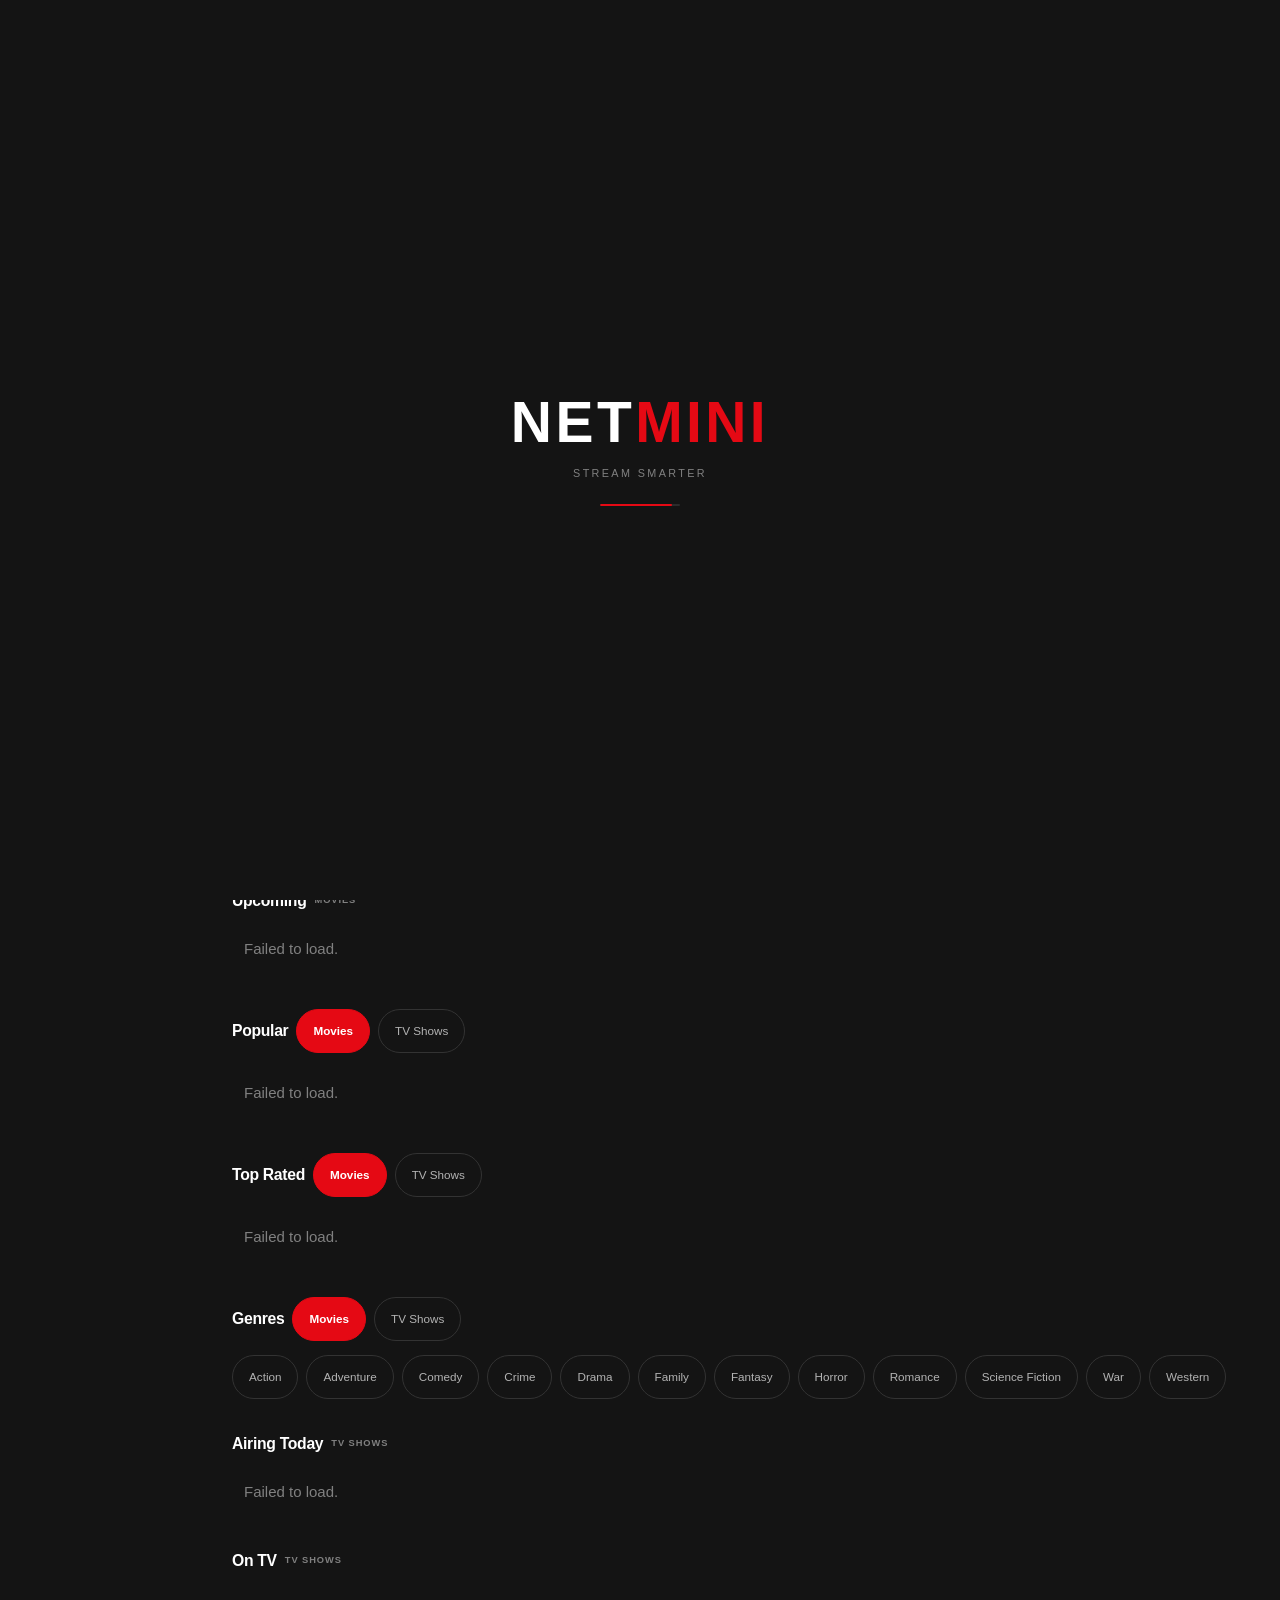
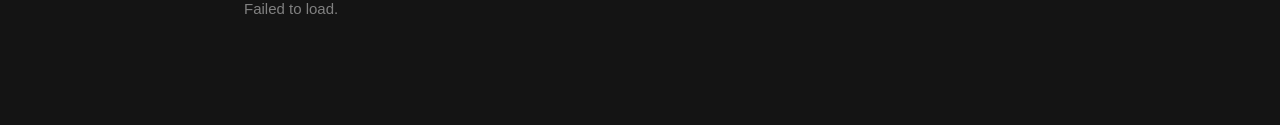
<file: index.html>
<!DOCTYPE html>
<html lang="en">
<head>
  <!-- Google tag (gtag.js) -->
<script async src="https://www.googletagmanager.com/gtag/js?id=G-16WTKBCQYZ"></script>
<script>
  window.dataLayer = window.dataLayer || [];
  function gtag(){dataLayer.push(arguments);}
  gtag('js', new Date());

  gtag('config', 'G-16WTKBCQYZ');
</script>
  <meta charset="UTF-8">
  <meta name="viewport" content="width=device-width, initial-scale=1.0, viewport-fit=cover">
  <title>NetMini — Home</title>
  <link rel="manifest" href="manifest.json">
  <meta name="theme-color" content="#141414">
  <link rel="apple-touch-icon" href="apple-touch-icon.png">
  <meta name="apple-mobile-web-app-capable" content="yes">
  <meta name="apple-mobile-web-app-status-bar-style" content="black-translucent">
  <meta name="apple-mobile-web-app-title" content="NetMini">
  <link rel="icon" type="image/png" href="favicon-32.png">
  <link rel="stylesheet" href="css/base.css">
  <link rel="stylesheet" href="css/playlink-guide.css">
  <link rel="stylesheet" href="css/layout.css">
  <link rel="stylesheet" href="css/home.css">
  <script async src="https://pagead2.googlesyndication.com/pagead/js/adsbygoogle.js?client=ca-pub-5675821145124763"
     crossorigin="anonymous"></script>
  <script src="js/splash.js" defer></script>
  <script src="js/playlink-guide.js" defer></script>
  <script src="js/pwa.js" defer></script>
</head>
<body>
  <div class="app-shell">
    <aside id="sidebar" class="sidebar"></aside>

    <main class="main-content">
      <!-- Mobile wordmark -->
      <div class="mobile-wordmark">NET<span>MINI</span></div>

      <div class="page-inner">

        <!-- ① Netflix-style hero banner -->
        <section id="hero-section">
          <div class="hero-skeleton skeleton" id="hero-skeleton"></div>
        </section>

        <!-- ② Page heading + filter chips -->
        <header class="home-header">
          <h1>Discover</h1>
          <div class="chip-row" id="home-top-chips">
            <button class="chip" id="home-filters-chip">
              <svg viewBox="0 0 24 24" fill="none" stroke="currentColor" stroke-width="2"><line x1="4" y1="6" x2="20" y2="6"/><line x1="4" y1="12" x2="20" y2="12"/><line x1="4" y1="18" x2="20" y2="18"/><circle cx="9" cy="6" r="2" fill="currentColor"/><circle cx="15" cy="12" r="2" fill="currentColor"/><circle cx="9" cy="18" r="2" fill="currentColor"/></svg>
              <span>Filters</span>
            </button>
            <button class="chip active" data-type-toggle="movie">Movies</button>
            <button class="chip" data-type-toggle="tv">TV Shows</button>
          </div>
        </header>

        <!-- ③ Watch History (hidden until there is history) -->
        <section class="content-section" id="watch-history-section" hidden>
          <div class="section-heading">
            <h2 class="section-title">Continue Watching</h2>
          </div>
          <div class="content-row-wrapper">
            <button class="row-arrow left" aria-label="Scroll left"></button>
            <div class="content-row" id="watch-history-row"></div>
            <button class="row-arrow right" aria-label="Scroll right"></button>
          </div>
        </section>

        <!-- ④ Trending -->
        <section class="content-section" id="trending-section">
          <div class="section-heading">
            <h2 class="section-title">Trending</h2>
            <div class="chip-row" id="trending-chips">
              <button class="chip active" data-type-toggle="movie">Movies</button>
              <button class="chip" data-type-toggle="tv">TV Shows</button>
            </div>
          </div>
          <div class="content-row-wrapper">
            <button class="row-arrow left" aria-label="Scroll left"></button>
            <div class="content-row" id="trending-row"></div>
            <button class="row-arrow right" aria-label="Scroll right"></button>
          </div>
        </section>

        <!-- ⑤ Top 10 -->
        <section class="content-section" id="top-ten-section">
          <div class="section-heading">
            <h2 class="section-title">Top 10</h2>
            <div class="chip-row" id="top-ten-chips">
              <button class="chip active" data-type-toggle="movie">Movies</button>
              <button class="chip" data-type-toggle="tv">TV Shows</button>
            </div>
          </div>
          <div class="content-row-wrapper">
            <button class="row-arrow left" aria-label="Scroll left"></button>
            <div class="content-row" id="top-ten-row"></div>
            <button class="row-arrow right" aria-label="Scroll right"></button>
          </div>
        </section>

        <!-- ⑥ Streaming (by provider) -->
        <section class="content-section" id="streaming-section">
          <div class="section-heading">
            <h2 class="section-title">Streaming</h2>
            <div class="section-label">TV SHOWS</div>
          </div>
          <div class="chip-row" id="streaming-chips"></div>
          <div class="content-row-wrapper" style="margin-top:10px">
            <button class="row-arrow left" aria-label="Scroll left"></button>
            <div class="content-row" id="streaming-row"></div>
            <button class="row-arrow right" aria-label="Scroll right"></button>
          </div>
        </section>

        <!-- ⑦ Network Productions -->
        <section class="content-section" id="network-section">
          <div class="section-heading">
            <h2 class="section-title">Network Productions</h2>
            <div class="section-label">TV SHOWS</div>
          </div>
          <div class="chip-row" id="network-chips"></div>
          <div class="content-row-wrapper" style="margin-top:10px">
            <button class="row-arrow left" aria-label="Scroll left"></button>
            <div class="content-row" id="network-row"></div>
            <button class="row-arrow right" aria-label="Scroll right"></button>
          </div>
        </section>

        <!-- ⑧ Now Playing -->
        <section class="content-section" id="now-playing-section">
          <div class="section-heading">
            <h2 class="section-title">Now Playing</h2>
            <div class="section-label">MOVIES</div>
          </div>
          <div class="content-row-wrapper">
            <button class="row-arrow left" aria-label="Scroll left"></button>
            <div class="content-row" id="now-playing-row"></div>
            <button class="row-arrow right" aria-label="Scroll right"></button>
          </div>
        </section>

        <!-- ⑨ Upcoming -->
        <section class="content-section" id="upcoming-section">
          <div class="section-heading">
            <h2 class="section-title">Upcoming</h2>
            <div class="section-label">MOVIES</div>
          </div>
          <div class="content-row-wrapper">
            <button class="row-arrow left" aria-label="Scroll left"></button>
            <div class="content-row" id="upcoming-row"></div>
            <button class="row-arrow right" aria-label="Scroll right"></button>
          </div>
        </section>

        <!-- ⑩ Popular -->
        <section class="content-section" id="popular-section">
          <div class="section-heading">
            <h2 class="section-title">Popular</h2>
            <div class="chip-row" id="popular-chips">
              <button class="chip active" data-type-toggle="movie">Movies</button>
              <button class="chip" data-type-toggle="tv">TV Shows</button>
            </div>
          </div>
          <div class="content-row-wrapper">
            <button class="row-arrow left" aria-label="Scroll left"></button>
            <div class="content-row" id="popular-row"></div>
            <button class="row-arrow right" aria-label="Scroll right"></button>
          </div>
        </section>

        <!-- ⑪ Top Rated -->
        <section class="content-section" id="top-rated-section">
          <div class="section-heading">
            <h2 class="section-title">Top Rated</h2>
            <div class="chip-row" id="top-rated-chips">
              <button class="chip active" data-type-toggle="movie">Movies</button>
              <button class="chip" data-type-toggle="tv">TV Shows</button>
            </div>
          </div>
          <div class="content-row-wrapper">
            <button class="row-arrow left" aria-label="Scroll left"></button>
            <div class="content-row" id="top-rated-row"></div>
            <button class="row-arrow right" aria-label="Scroll right"></button>
          </div>
        </section>

        <!-- ⑫ Genres -->
        <section class="content-section" id="genres-section">
          <div class="section-heading">
            <h2 class="section-title">Genres</h2>
            <div class="chip-row" id="genres-chips">
              <button class="chip active" data-type-toggle="movie">Movies</button>
              <button class="chip" data-type-toggle="tv">TV Shows</button>
            </div>
          </div>
          <div class="chip-row" id="genre-list" style="margin-top:8px"></div>
        </section>

        <!-- ⑬ Airing Today -->
        <section class="content-section" id="airing-today-section">
          <div class="section-heading">
            <h2 class="section-title">Airing Today</h2>
            <div class="section-label">TV SHOWS</div>
          </div>
          <div class="content-row-wrapper">
            <button class="row-arrow left" aria-label="Scroll left"></button>
            <div class="content-row" id="airing-today-row"></div>
            <button class="row-arrow right" aria-label="Scroll right"></button>
          </div>
        </section>

        <!-- ⑭ On TV -->
        <section class="content-section" id="on-tv-section">
          <div class="section-heading">
            <h2 class="section-title">On TV</h2>
            <div class="section-label">TV SHOWS</div>
          </div>
          <div class="content-row-wrapper">
            <button class="row-arrow left" aria-label="Scroll left"></button>
            <div class="content-row" id="on-tv-row"></div>
            <button class="row-arrow right" aria-label="Scroll right"></button>
          </div>
        </section>

      </div><!-- /page-inner -->
    </main>
  </div>

  <!-- Bottom tab bar (mobile) -->
  <nav id="bottom-bar" class="bottom-bar"></nav>
  <div id="toast"></div>

  <script src="js/config.js"></script>
  <script src="js/api.js"></script>
  <script src="js/utils.js"></script>
  <script src="js/nav.js"></script>
  <script src="js/components.js"></script>
  <script src="js/home.js"></script>
</body>
</html>
</file>
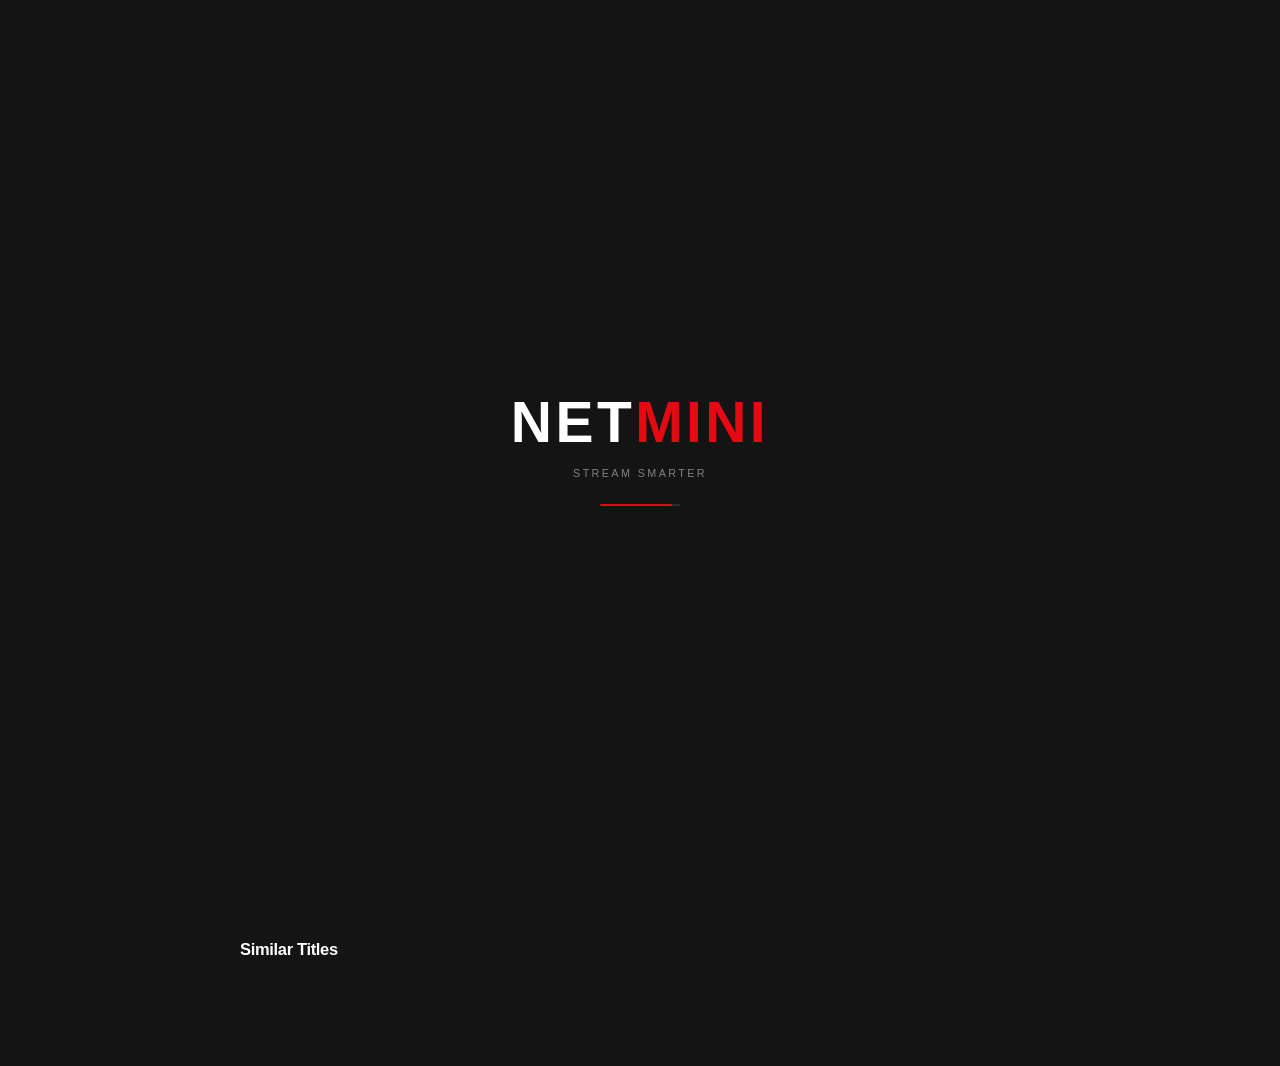
<file: details.html>
<!DOCTYPE html>
<html lang="en">
<head>
  <!-- Google tag (gtag.js) -->
<script async src="https://www.googletagmanager.com/gtag/js?id=G-16WTKBCQYZ"></script>
<script>
  window.dataLayer = window.dataLayer || [];
  function gtag(){dataLayer.push(arguments);}
  gtag('js', new Date());

  gtag('config', 'G-16WTKBCQYZ');
</script>
  <meta charset="UTF-8">
  <meta name="viewport" content="width=device-width, initial-scale=1.0, viewport-fit=cover">
  <title>NetMini — Details</title>
  <link rel="manifest" href="manifest.json">
  <meta name="theme-color" content="#141414">
  <link rel="apple-touch-icon" href="apple-touch-icon.png">
  <meta name="apple-mobile-web-app-capable" content="yes">
  <meta name="apple-mobile-web-app-status-bar-style" content="black-translucent">
  <meta name="apple-mobile-web-app-title" content="NetMini">
  <link rel="icon" type="image/png" href="favicon-32.png">
  <link rel="stylesheet" href="css/base.css">
  <link rel="stylesheet" href="css/playlink-guide.css">
  <link rel="stylesheet" href="css/layout.css">
  <link rel="stylesheet" href="css/details.css">
  <script async src="https://pagead2.googlesyndication.com/pagead/js/adsbygoogle.js?client=ca-pub-5675821145124763"
     crossorigin="anonymous"></script>
  <script src="js/splash.js" defer></script>
  <script src="js/playlink-guide.js" defer></script>
  <script src="js/pwa.js" defer></script>
</head>
<body>
  <div class="app-shell">
    <aside id="sidebar" class="sidebar"></aside>

    <main class="main-content">
      <div class="page-inner details-page-inner">
        <!-- Backdrop hero (Netflix pop-up canvas backdrop) -->
        <div class="details-hero" id="details-hero">
          <button class="details-back-btn" id="back-btn" aria-label="Go back">
            <svg viewBox="0 0 24 24" fill="none" stroke="currentColor" stroke-width="2"><polyline points="15 18 9 12 15 6"/></svg>
          </button>
          <button class="details-playlist-btn" id="playlist-btn" aria-label="Add to playlist">
            <svg viewBox="0 0 24 24" fill="none" stroke="currentColor" stroke-width="2"><line x1="12" y1="5" x2="12" y2="19"/><line x1="5" y1="12" x2="19" y2="12"/></svg>
          </button>
          <div class="details-hero-skeleton skeleton" id="hero-skeleton"></div>
        </div>

        <!-- ═══════════════════════════════════════════════════
             NETFLIX POP-UP CANVAS LAYOUT
             Two-column split on desktop:
               LEFT  → Title, meta row (year • age rating • runtime),
                       Play button, tagline, full-paragraph synopsis.
               RIGHT → "Cast:", "Genres:", "This movie is:" stacked
                       vertically with muted #B3B3B3 labels.
             On mobile the columns stack (left first, then right).
             ═══════════════════════════════════════════════════ -->
        <div class="details-canvas">

          <!-- LEFT column: title + meta + synopsis -->
          <div class="details-canvas-left">
            <h1 class="details-title nf-title" id="details-title">Loading...</h1>

            <div class="details-meta" id="details-meta"></div>

            <div class="details-action-row">
              <a class="btn-play-nf details-watch-btn" id="watch-now-btn" href="#">
                <svg viewBox="0 0 24 24"><polygon points="6 4 20 12 6 20 6 4"/></svg>
                Play
              </a>
              <button class="details-save-btn" id="details-save-btn" aria-label="Save to playlist">
                <svg viewBox="0 0 24 24" fill="none" stroke="currentColor" stroke-width="2"><line x1="12" y1="5" x2="12" y2="19"/><line x1="5" y1="12" x2="19" y2="12"/></svg>
                <span>My List</span>
              </button>
            </div>

            <!-- Anime badge — surfaced by details.js when isAnime(data)
                 is true. Tells the user that Sub/Dub is available on
                 the watch page. -->
            <div class="details-anime-badge" id="details-anime-badge" hidden>
              <span class="anime-badge-icon">🌸</span>
              <span class="anime-badge-text">
                <strong>Anime</strong> · Sub / Dub available via AniList
              </span>
            </div>

            <p class="details-tagline" id="details-tagline"></p>

            <div class="details-overview-section">
              <h3 class="details-section-title">Overview</h3>
              <p id="details-overview" class="details-overview-text">Loading...</p>
            </div>
          </div>

          <!-- RIGHT column: Cast / Genres / "This movie is:" -->
          <aside class="details-canvas-right">
            <div class="details-fact-block">
              <div class="details-fact-label">Cast:</div>
              <div class="details-fact-value" id="details-cast-summary">N/A</div>
            </div>

            <div class="details-fact-block">
              <div class="details-fact-label">Genres:</div>
              <div class="details-fact-value" id="details-genres-summary">N/A</div>
            </div>

            <div class="details-fact-block">
              <div class="details-fact-label">This movie is:</div>
              <div class="details-fact-value" id="details-mood-summary">N/A</div>
            </div>
          </aside>

        </div><!-- /details-canvas -->

        <!-- Episodes -->
        <section class="details-episodes-section" id="details-episodes-section" hidden>
          <div class="section-heading details-episodes-heading">
            <h3 class="details-section-title">Episodes</h3>
            <div class="section-label" id="episodes-summary-label">Season 1</div>
          </div>
          <div class="chip-row season-tabs" id="season-tabs"></div>
          <div class="episode-grid" id="episode-grid"></div>
        </section>

        <!-- Cast & Crew -->
        <div class="details-cast-section">
          <h3 class="details-section-title">Cast & Crew</h3>
          <div class="content-row-wrapper">
            <div class="content-row" id="details-cast-row"></div>
          </div>
        </div>

        <!-- Information -->
        <div class="details-info-section">
          <h3 class="details-section-title">Information</h3>
          <div class="details-info-list" id="details-info-list"></div>
        </div>

        <!-- Similar Titles -->
        <div class="details-similar-section">
          <h3 class="details-section-title">Similar Titles</h3>
          <div class="content-row-wrapper">
            <div class="content-row" id="details-similar-row"></div>
          </div>
        </div>
      </div>
    </main>
  </div>

  <nav id="bottom-bar" class="bottom-bar"></nav>

  <div id="toast"></div>
  <script src="js/config.js"></script>
  <script src="js/api.js"></script>
  <script src="js/utils.js"></script>
  <script src="js/nav.js"></script>
  <script src="js/components.js"></script>
  <script src="js/details.js"></script>
</body>
</html>
</file>
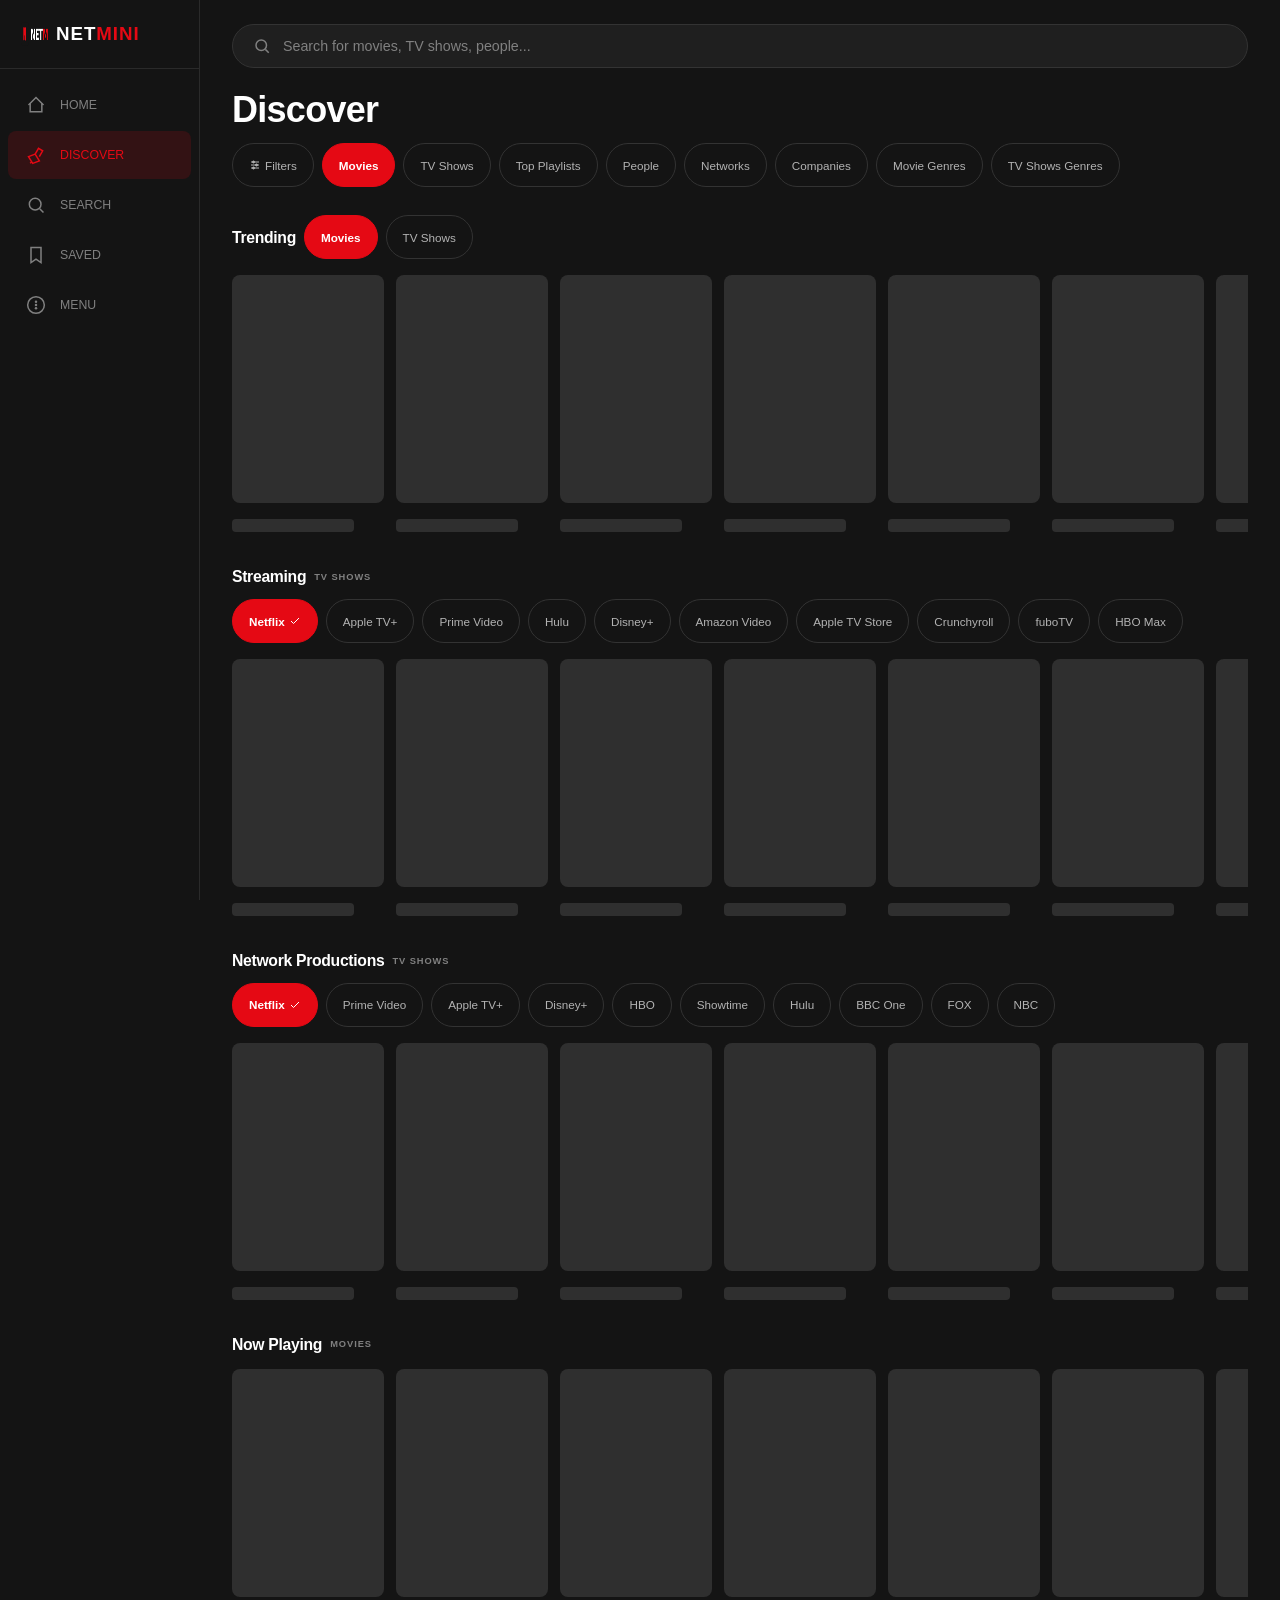
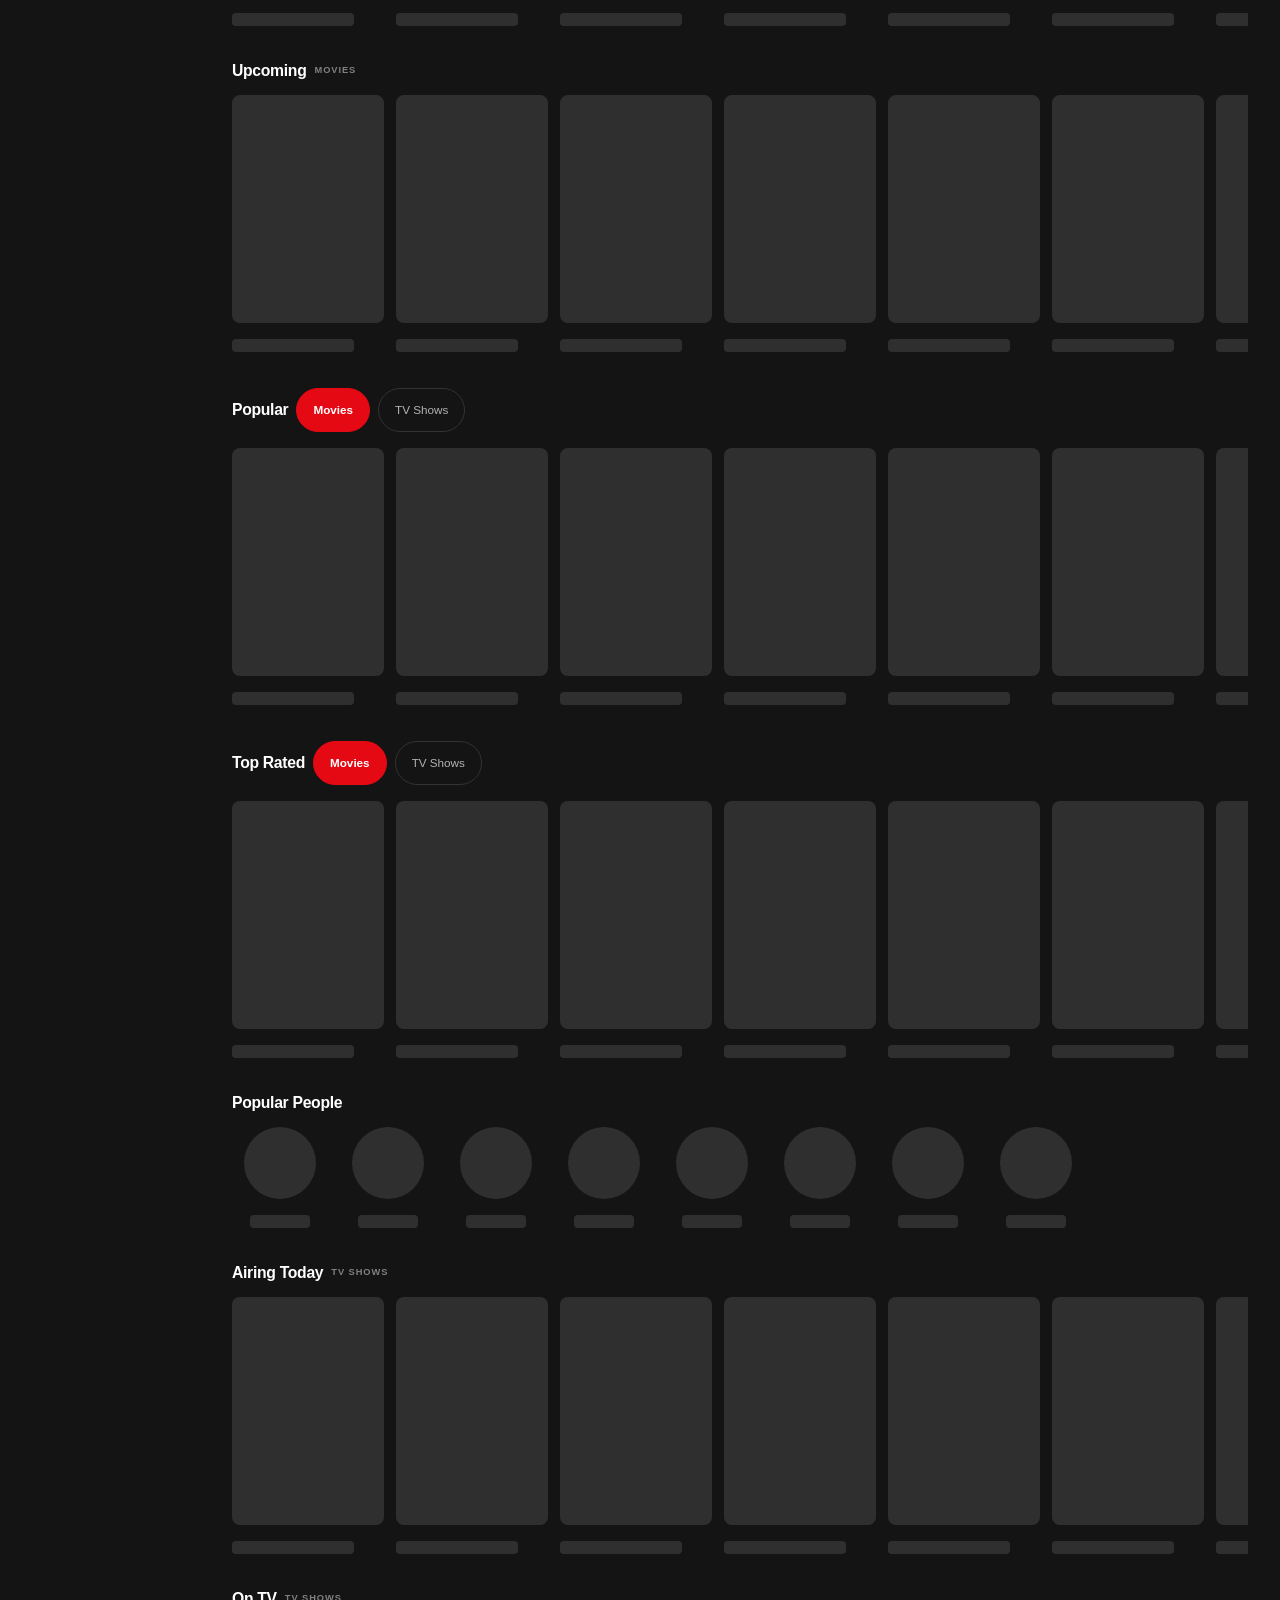
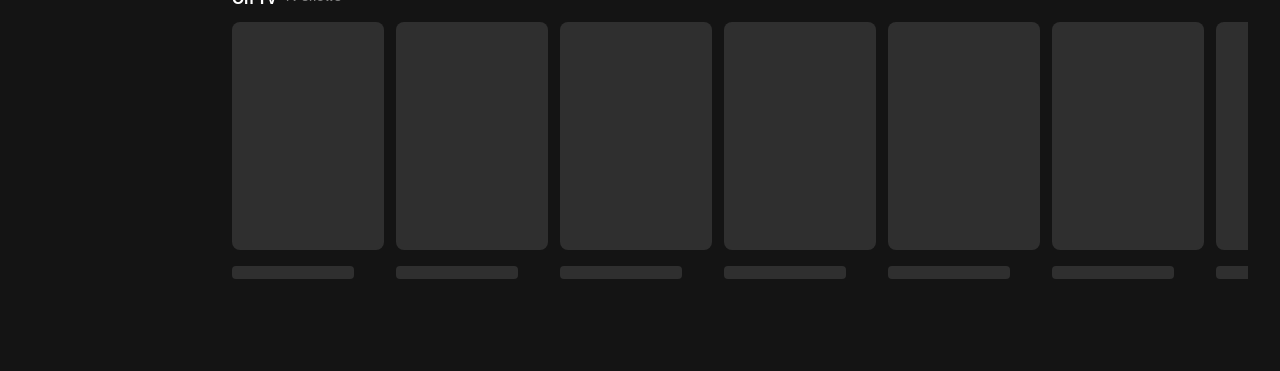
<file: discover.html>
<!DOCTYPE html>
<html lang="en">
<head>
  <!-- Google tag (gtag.js) -->
<script async src="https://www.googletagmanager.com/gtag/js?id=G-16WTKBCQYZ"></script>
<script>
  window.dataLayer = window.dataLayer || [];
  function gtag(){dataLayer.push(arguments);}
  gtag('js', new Date());

  gtag('config', 'G-16WTKBCQYZ');
</script>
  <meta charset="UTF-8">
  <meta name="viewport" content="width=device-width, initial-scale=1.0, viewport-fit=cover">
  <title>NetMini — Discover</title>
  <link rel="manifest" href="manifest.json">
  <meta name="theme-color" content="#141414">
  <link rel="apple-touch-icon" href="apple-touch-icon.png">
  <meta name="apple-mobile-web-app-capable" content="yes">
  <meta name="apple-mobile-web-app-status-bar-style" content="black-translucent">
  <meta name="apple-mobile-web-app-title" content="NetMini">
  <link rel="icon" type="image/png" href="favicon-32.png">
  <link rel="stylesheet" href="css/base.css">
  <link rel="stylesheet" href="css/playlink-guide.css">
  <link rel="stylesheet" href="css/layout.css">
  <link rel="stylesheet" href="css/discover.css">
  <script async src="https://pagead2.googlesyndication.com/pagead/js/adsbygoogle.js?client=ca-pub-5675821145124763"
     crossorigin="anonymous"></script>
  <script src="js/splash.js" defer></script>
  <script src="js/playlink-guide.js" defer></script>
  <script src="js/pwa.js" defer></script>
</head>
<body>
  <div class="app-shell">
    <aside id="sidebar" class="sidebar"></aside>

    <main class="main-content">
      <div class="mobile-wordmark">net<span>Mini</span></div>

      <div class="page-inner">
        <!-- 1. Search input -->
        <form id="discover-search-form" class="discover-search-form">
          <div class="search-input-wrap">
            <svg viewBox="0 0 24 24" fill="none" stroke="currentColor" stroke-width="2"><circle cx="11" cy="11" r="7"/><line x1="21" y1="21" x2="16.5" y2="16.5"/></svg>
            <input type="text" id="discover-search-input" placeholder="Search for movies, TV shows, people..." autocomplete="off">
          </div>
        </form>

        <!-- 2. Discover heading + full chip row -->
        <header class="discover-header">
          <h1>Discover</h1>
          <div class="chip-row discover-chips" id="discover-chips">
            <button class="chip" data-filter="filters">
              <svg viewBox="0 0 24 24" fill="none" stroke="currentColor" stroke-width="2"><line x1="4" y1="6" x2="20" y2="6"/><line x1="4" y1="12" x2="20" y2="12"/><line x1="4" y1="18" x2="20" y2="18"/><circle cx="9" cy="6" r="2" fill="currentColor"/><circle cx="15" cy="12" r="2" fill="currentColor"/><circle cx="9" cy="18" r="2" fill="currentColor"/></svg>
              <span>Filters</span>
            </button>
            <button class="chip active" data-filter="movie">Movies</button>
            <button class="chip" data-filter="tv">TV Shows</button>
            <button class="chip" data-filter="playlists">Top Playlists</button>
            <button class="chip" data-filter="people">People</button>
            <button class="chip" data-filter="networks">Networks</button>
            <button class="chip" data-filter="companies">Companies</button>
            <button class="chip" data-filter="movie-genres">Movie Genres</button>
            <button class="chip" data-filter="tv-genres">TV Shows Genres</button>
          </div>
        </header>

        <!-- 3/4. Curated sections (default) or filtered grid -->
        <div id="discover-default">
          <section class="content-section" id="d-trending-section">
            <div class="section-heading">
              <h2 class="section-title">Trending</h2>
              <div class="chip-row" id="d-trending-chips">
                <button class="chip active" data-type-toggle="movie">Movies</button>
                <button class="chip" data-type-toggle="tv">TV Shows</button>
              </div>
            </div>
            <div class="content-row-wrapper">
              <div class="content-row" id="d-trending-row"></div>
            </div>
          </section>

          <section class="content-section" id="d-streaming-section">
            <div class="section-heading">
              <h2 class="section-title">Streaming</h2>
              <div class="section-label">TV SHOWS</div>
            </div>
            <div class="chip-row" id="d-streaming-chips"></div>
            <div class="content-row-wrapper" style="margin-top:12px">
              <div class="content-row" id="d-streaming-row"></div>
            </div>
          </section>

          <section class="content-section" id="d-network-section">
            <div class="section-heading">
              <h2 class="section-title">Network Productions</h2>
              <div class="section-label">TV SHOWS</div>
            </div>
            <div class="chip-row" id="d-network-chips"></div>
            <div class="content-row-wrapper" style="margin-top:12px">
              <div class="content-row" id="d-network-row"></div>
            </div>
          </section>

          <section class="content-section" id="d-now-playing-section">
            <div class="section-heading">
              <h2 class="section-title">Now Playing</h2>
              <div class="section-label">MOVIES</div>
            </div>
            <div class="content-row-wrapper">
              <div class="content-row" id="d-now-playing-row"></div>
            </div>
          </section>

          <section class="content-section" id="d-upcoming-section">
            <div class="section-heading">
              <h2 class="section-title">Upcoming</h2>
              <div class="section-label">MOVIES</div>
            </div>
            <div class="content-row-wrapper">
              <div class="content-row" id="d-upcoming-row"></div>
            </div>
          </section>

          <section class="content-section" id="d-popular-section">
            <div class="section-heading">
              <h2 class="section-title">Popular</h2>
              <div class="chip-row" id="d-popular-chips">
                <button class="chip active" data-type-toggle="movie">Movies</button>
                <button class="chip" data-type-toggle="tv">TV Shows</button>
              </div>
            </div>
            <div class="content-row-wrapper">
              <div class="content-row" id="d-popular-row"></div>
            </div>
          </section>

          <section class="content-section" id="d-top-rated-section">
            <div class="section-heading">
              <h2 class="section-title">Top Rated</h2>
              <div class="chip-row" id="d-top-rated-chips">
                <button class="chip active" data-type-toggle="movie">Movies</button>
                <button class="chip" data-type-toggle="tv">TV Shows</button>
              </div>
            </div>
            <div class="content-row-wrapper">
              <div class="content-row" id="d-top-rated-row"></div>
            </div>
          </section>

          <section class="content-section" id="d-people-section">
            <div class="section-heading">
              <h2 class="section-title">Popular People</h2>
            </div>
            <div class="content-row-wrapper">
              <div class="content-row" id="d-people-row"></div>
            </div>
          </section>

          <section class="content-section" id="d-airing-today-section">
            <div class="section-heading">
              <h2 class="section-title">Airing Today</h2>
              <div class="section-label">TV SHOWS</div>
            </div>
            <div class="content-row-wrapper">
              <div class="content-row" id="d-airing-today-row"></div>
            </div>
          </section>

          <section class="content-section" id="d-on-tv-section">
            <div class="section-heading">
              <h2 class="section-title">On TV</h2>
              <div class="section-label">TV SHOWS</div>
            </div>
            <div class="content-row-wrapper">
              <div class="content-row" id="d-on-tv-row"></div>
            </div>
          </section>
        </div>

        <!-- Filtered grid view -->
        <div id="discover-filtered" hidden>
          <div class="discover-grid-header">
            <h2 id="filtered-title">Results</h2>
          </div>
          <div class="poster-grid" id="filtered-grid"></div>
          <button class="btn-show-more" id="show-more-btn">Show more</button>
        </div>
      </div>
    </main>
  </div>

  <nav id="bottom-bar" class="bottom-bar"></nav>

  <div id="toast"></div>
  <script src="js/config.js"></script>
  <script src="js/api.js"></script>
  <script src="js/utils.js"></script>
  <script src="js/nav.js"></script>
  <script src="js/components.js"></script>
  <script src="js/discover.js"></script>
</body>
</html>
</file>
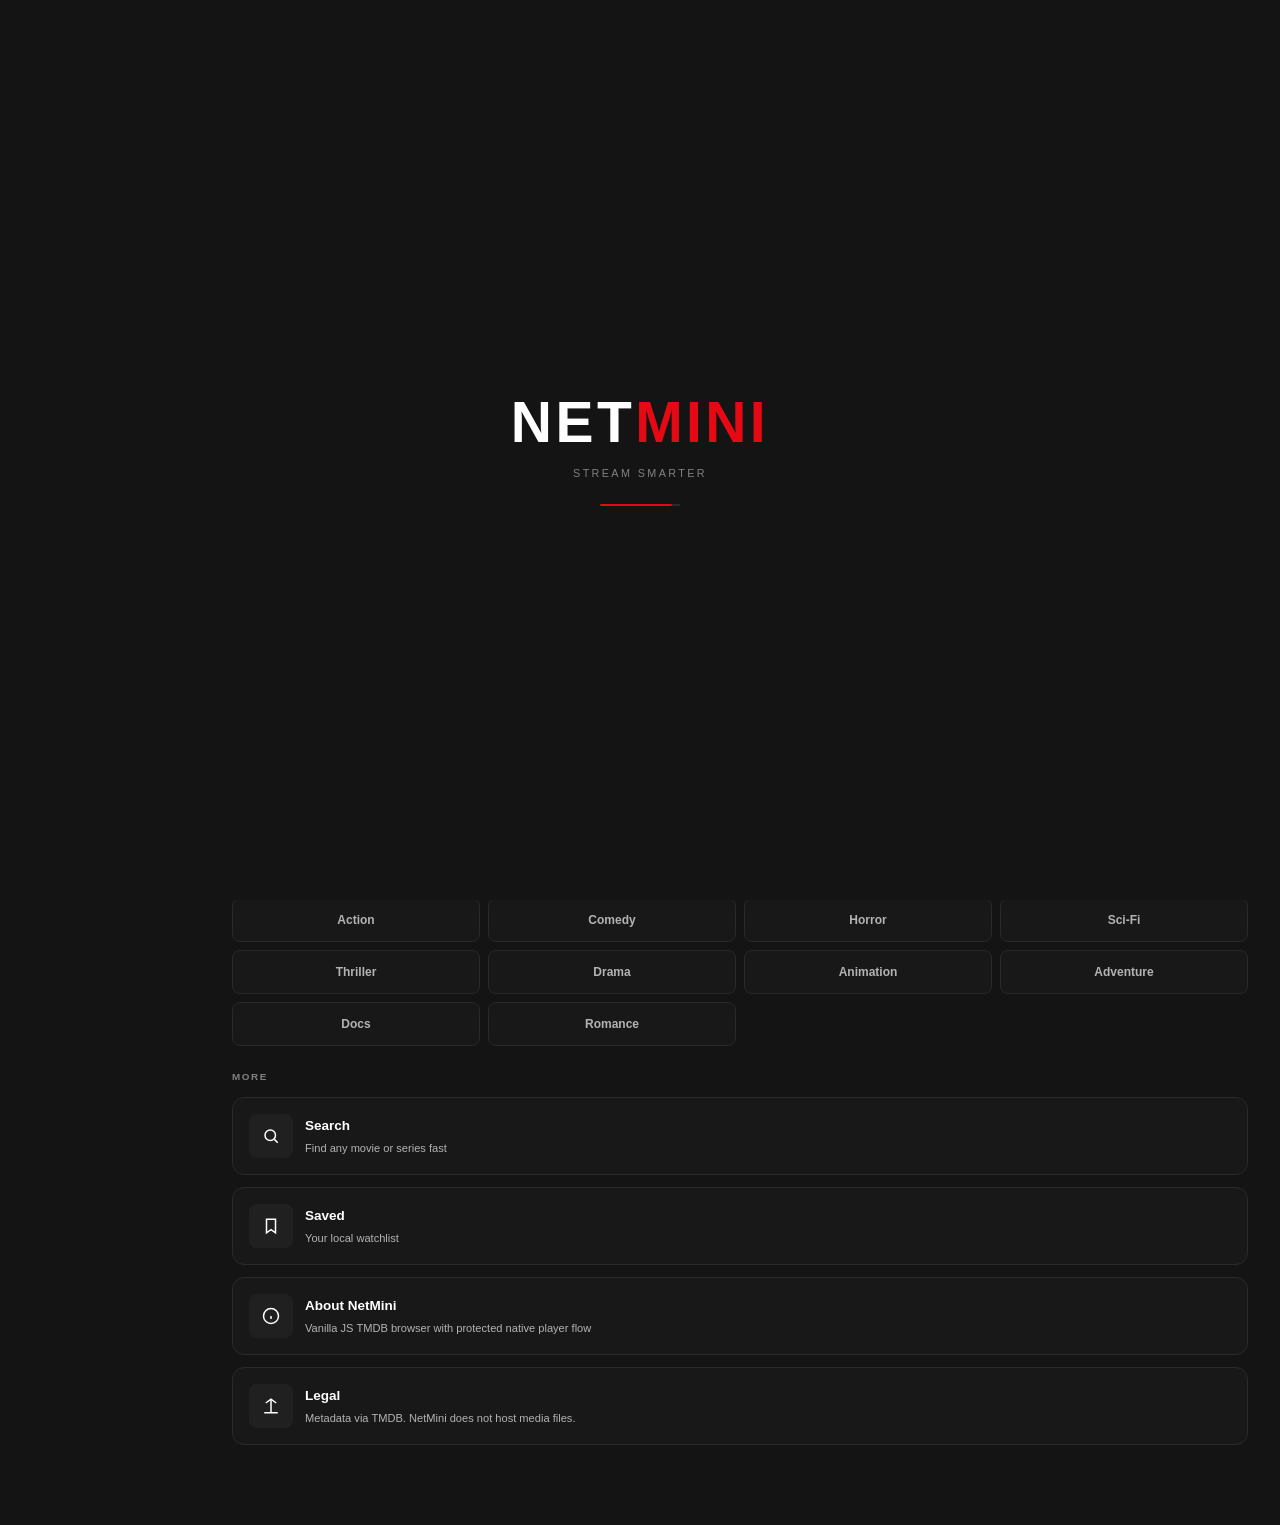
<file: more.html>
<!DOCTYPE html>
<html lang="en">
<head>
  <!-- Google tag (gtag.js) -->
<script async src="https://www.googletagmanager.com/gtag/js?id=G-16WTKBCQYZ"></script>
<script>
  window.dataLayer = window.dataLayer || [];
  function gtag(){dataLayer.push(arguments);}
  gtag('js', new Date());

  gtag('config', 'G-16WTKBCQYZ');
</script>
  <meta charset="UTF-8">
  <meta name="viewport" content="width=device-width, initial-scale=1.0, viewport-fit=cover">
  <title>NetMini — Menu</title>
  <link rel="manifest" href="manifest.json">
  <meta name="theme-color" content="#141414">
  <link rel="apple-touch-icon" href="apple-touch-icon.png">
  <meta name="apple-mobile-web-app-capable" content="yes">
  <meta name="apple-mobile-web-app-status-bar-style" content="black-translucent">
  <meta name="apple-mobile-web-app-title" content="NetMini">
  <link rel="icon" type="image/png" href="favicon-32.png">
  <link rel="stylesheet" href="css/base.css">
  <link rel="stylesheet" href="css/playlink-guide.css">
  <link rel="stylesheet" href="css/layout.css">
  <link rel="stylesheet" href="css/more.css">
  <script async src="https://pagead2.googlesyndication.com/pagead/js/adsbygoogle.js?client=ca-pub-5675821145124763"
     crossorigin="anonymous"></script>
  <script src="js/splash.js" defer></script>
  <script src="js/playlink-guide.js" defer></script>
  <script src="js/pwa.js" defer></script>
</head>
<body>
  <div class="app-shell">
    <aside id="sidebar" class="sidebar"></aside>

    <main class="main-content">
      <div class="mobile-wordmark">NET<span>MINI</span></div>

      <div class="page-inner">
        <header class="more-header">
          <h1>Menu</h1>
          <p class="more-subtitle">A clean browse hub inspired by FluxTV, rebuilt for NetMini without ads, auth, or player changes.</p>
        </header>

        <!-- ═══════════════════════════════════════════════════
             USER GUIDE & PWA INSTALL HELP
             Platform-specific steps for installing NetMini as
             a standalone fullscreen app on iOS Safari and
             Android/Chrome. The "Install App" button (visible
             only when the browser fires beforeinstallprompt)
             lives inside the Android card.
             ═══════════════════════════════════════════════════ -->
        <section class="install-help-section" id="install-help-section">
          <div class="install-help-heading">
            <h2 class="install-help-title">Install NetMini</h2>
            <p class="install-help-subtitle">Add NetMini to your device for a full-screen, app-like experience — no app store required.</p>
          </div>

          <!-- Status pill: shows whether app is already installed -->
          <div class="install-status-pill" id="install-status-pill" hidden>
            <span class="install-status-dot"></span>
            <span id="install-status-text">Running as installed app</span>
          </div>

          <div class="install-cards-grid">

            <!-- iOS Safari instructions -->
            <article class="install-card" data-platform="ios">
              <header class="install-card-header">
                <div class="install-card-icon ios-icon">
                  <svg viewBox="0 0 24 24" width="22" height="22" fill="currentColor"><path d="M16.365 1.43c0 1.14-.42 2.21-1.18 3.02-.82.86-2.13 1.51-3.23 1.43-.13-1.07.42-2.18 1.13-2.94.81-.86 2.21-1.5 3.28-1.51zM20.94 17.05c-.55 1.27-.82 1.84-1.53 2.96-.99 1.55-2.39 3.48-4.12 3.49-1.54.02-1.93-1-4.02-.99-2.09.01-2.52 1.01-4.06.99-1.73-.02-3.05-1.76-4.04-3.31C.59 16.46.27 11.36 2.07 8.66c1.27-1.91 3.32-3.03 5.24-3.03 1.94 0 3.16 1.07 4.78 1.07 1.56 0 2.52-1.07 4.78-1.07 1.71 0 3.52.93 4.79 2.54-4.21 2.31-3.52 8.32-1.7 8.88z"/></svg>
                </div>
                <div>
                  <h3 class="install-card-title">iOS — Safari</h3>
                  <span class="install-card-subtitle">iPhone / iPad</span>
                </div>
              </header>
              <ol class="install-steps">
                <li>Open NetMini in <strong>Safari</strong> (other iOS browsers can't install PWAs).</li>
                <li>Tap the <strong>Share</strong> button at the bottom of Safari.</li>
                <li>Scroll down and select <strong>Add to Home Screen</strong>.</li>
                <li>Tap <strong>Add</strong> — NetMini launches as a standalone fullscreen app, hidden from the browser URL bar.</li>
              </ol>
            </article>

            <!-- Android / Chrome instructions -->
            <article class="install-card" data-platform="android">
              <header class="install-card-header">
                <div class="install-card-icon android-icon">
                  <svg viewBox="0 0 24 24" width="22" height="22" fill="currentColor"><path d="M17.6 9.48l1.84-3.18a.4.4 0 00-.69-.4l-1.86 3.23a11.43 11.43 0 00-9.78 0L5.25 5.9a.4.4 0 10-.69.4L6.4 9.48A10.81 10.81 0 001 18h22a10.81 10.81 0 00-5.4-8.52zM7 15.25a1.25 1.25 0 110-2.5 1.25 1.25 0 010 2.5zm10 0a1.25 1.25 0 110-2.5 1.25 1.25 0 010 2.5z"/></svg>
                </div>
                <div>
                  <h3 class="install-card-title">Android — Chrome</h3>
                  <span class="install-card-subtitle">Pixel / Galaxy / etc.</span>
                </div>
              </header>
              <ol class="install-steps">
                <li>Open NetMini in <strong>Chrome</strong> (or Edge / Firefox for Android).</li>
                <li>Tap the browser <strong>options menu</strong> icon (⋮) or look for the <strong>Install App</strong> badge in the address bar.</li>
                <li>Select <strong>Install app</strong> / <strong>Add to Home screen</strong>.</li>
                <li>Confirm — NetMini downloads to your device drawer and launches in fullscreen.</li>
              </ol>
              <!-- One-tap install button — only visible when beforeinstallprompt fires -->
              <button class="install-btn-nf" id="install-now-btn" hidden>
                <svg viewBox="0 0 24 24" width="18" height="18" fill="none" stroke="currentColor" stroke-width="2"><line x1="12" y1="5" x2="12" y2="19"/><line x1="5" y1="12" x2="19" y2="12"/></svg>
                Install NetMini Now
              </button>
            </article>

            <!-- Desktop instructions -->
            <article class="install-card" data-platform="desktop">
              <header class="install-card-header">
                <div class="install-card-icon desktop-icon">
                  <svg viewBox="0 0 24 24" width="22" height="22" fill="none" stroke="currentColor" stroke-width="2"><rect x="3" y="4" width="18" height="12" rx="1.5"/><line x1="8" y1="20" x2="16" y2="20"/><line x1="12" y1="16" x2="12" y2="20"/></svg>
                </div>
                <div>
                  <h3 class="install-card-title">Desktop — Chrome / Edge</h3>
                  <span class="install-card-subtitle">Windows / macOS / Linux</span>
                </div>
              </header>
              <ol class="install-steps">
                <li>Open NetMini in <strong>Chrome</strong> or <strong>Microsoft Edge</strong>.</li>
                <li>Click the <strong>Install</strong> icon in the address bar (right side) — or open the menu → <strong>Install NetMini</strong>.</li>
                <li>Confirm the install dialog.</li>
                <li>NetMini opens in its own standalone window, no browser chrome.</li>
              </ol>
            </article>

          </div>
        </section>

        <section class="menu-section">
          <div class="menu-section-label">Browse</div>
          <div class="menu-grid">
            <a class="menu-item" href="index.html">
              <span class="menu-item-icon"><svg viewBox="0 0 24 24" fill="none" stroke="currentColor" stroke-width="2"><path d="M3 12L12 3l9 9"/><path d="M5 10v10h14V10"/></svg></span>
              <span class="menu-item-text"><strong>Home</strong><small>Featured rows and hero picks</small></span>
            </a>
            <a class="menu-item" href="discover.html?type=movie">
              <span class="menu-item-icon"><svg viewBox="0 0 24 24" fill="none" stroke="currentColor" stroke-width="2"><rect x="2" y="4" width="20" height="16" rx="3"/><path d="M10 9l5 3-5 3V9z"/></svg></span>
              <span class="menu-item-text"><strong>Movies</strong><small>Popular and top-rated films</small></span>
            </a>
            <a class="menu-item" href="discover.html?type=tv">
              <span class="menu-item-icon"><svg viewBox="0 0 24 24" fill="none" stroke="currentColor" stroke-width="2"><rect x="3" y="5" width="18" height="13" rx="2"/><path d="M8 21h8"/><path d="M12 18v3"/></svg></span>
              <span class="menu-item-text"><strong>TV Shows</strong><small>Series, seasons, and episodes</small></span>
            </a>
            <a class="menu-item" href="discover.html">
              <span class="menu-item-icon"><svg viewBox="0 0 24 24" fill="none" stroke="currentColor" stroke-width="2"><path d="M3 14l8-3 5 8-8 3z"/><path d="M11 11l4-7 5 3-4 7"/></svg></span>
              <span class="menu-item-text"><strong>Trending</strong><small>Fresh picks across categories</small></span>
            </a>
          </div>
        </section>

        <section class="menu-section">
          <div class="menu-section-label">Genres</div>
          <div class="genre-menu-grid">
            <a class="genre-menu-pill" href="discover.html?type=movie&genre=28">Action</a>
            <a class="genre-menu-pill" href="discover.html?type=movie&genre=35">Comedy</a>
            <a class="genre-menu-pill" href="discover.html?type=movie&genre=27">Horror</a>
            <a class="genre-menu-pill" href="discover.html?type=movie&genre=878">Sci-Fi</a>
            <a class="genre-menu-pill" href="discover.html?type=movie&genre=53">Thriller</a>
            <a class="genre-menu-pill" href="discover.html?type=tv&genre=18">Drama</a>
            <a class="genre-menu-pill" href="discover.html?type=tv&genre=16">Animation</a>
            <a class="genre-menu-pill" href="discover.html?type=tv&genre=10759">Adventure</a>
            <a class="genre-menu-pill" href="discover.html?type=movie&genre=99">Docs</a>
            <a class="genre-menu-pill" href="discover.html?type=movie&genre=10749">Romance</a>
          </div>
        </section>

        <section class="menu-section">
          <div class="menu-section-label">More</div>
          <div class="menu-list">
            <a class="menu-list-item" href="search.html">
              <span class="menu-item-icon"><svg viewBox="0 0 24 24" fill="none" stroke="currentColor" stroke-width="2"><circle cx="11" cy="11" r="7"/><line x1="21" y1="21" x2="16.5" y2="16.5"/></svg></span>
              <span class="menu-item-text"><strong>Search</strong><small>Find any movie or series fast</small></span>
            </a>
            <a class="menu-list-item" href="playlist.html">
              <span class="menu-item-icon"><svg viewBox="0 0 24 24" fill="none" stroke="currentColor" stroke-width="2"><path d="M6 3h12v18l-6-4-6 4z"/></svg></span>
              <span class="menu-item-text"><strong>Saved</strong><small>Your local watchlist</small></span>
            </a>
            <div class="menu-list-item info-only">
              <span class="menu-item-icon"><svg viewBox="0 0 24 24" fill="none" stroke="currentColor" stroke-width="2"><circle cx="12" cy="12" r="10"/><line x1="12" y1="16" x2="12" y2="12"/><line x1="12" y1="8" x2="12.01" y2="8"/></svg></span>
              <span class="menu-item-text"><strong>About NetMini</strong><small>Vanilla JS TMDB browser with protected native player flow</small></span>
            </div>
            <div class="menu-list-item info-only">
              <span class="menu-item-icon"><svg viewBox="0 0 24 24" fill="none" stroke="currentColor" stroke-width="2"><path d="M12 3v18"/><path d="M5 8l7-5 7 5"/><path d="M3 21h18"/></svg></span>
              <span class="menu-item-text"><strong>Legal</strong><small>Metadata via TMDB. NetMini does not host media files.</small></span>
            </div>
          </div>
        </section>
      </div>
    </main>
  </div>

  <nav id="bottom-bar" class="bottom-bar"></nav>

  <div id="toast"></div>
  <script src="js/config.js"></script>
  <script src="js/api.js"></script>
  <script src="js/utils.js"></script>
  <script src="js/nav.js"></script>
  <script src="js/components.js"></script>
  <script>
    /* ── Install Help panel logic ──
       Wires the "Install NetMini Now" button to the
       beforeinstallprompt event captured by pwa.js. Also
       surfaces a status pill when the app is already running
       in standalone mode (i.e. already installed). */
    (function () {
      'use strict';
      document.addEventListener('DOMContentLoaded', function () {
        var statusPill = document.getElementById('install-status-pill');
        var statusText = document.getElementById('install-status-text');
        var installBtn = document.getElementById('install-now-btn');

        // Already running as installed PWA?
        if (window.NetMiniPWA && window.NetMiniPWA.isStandalone) {
          if (statusPill) {
            statusPill.hidden = false;
            statusPill.classList.add('installed');
            if (statusText) statusText.textContent = 'NetMini is installed — running in standalone mode';
          }
          if (installBtn) installBtn.hidden = true;
          return;
        }

        // Show the one-tap install button only if available
        function refreshInstallBtn() {
          if (!installBtn) return;
          if (window.NetMiniPWA && window.NetMiniPWA.canInstall()) {
            installBtn.hidden = false;
          } else {
            installBtn.hidden = true;
          }
        }
        refreshInstallBtn();
        window.addEventListener('pwa-installable', refreshInstallBtn);
        window.addEventListener('pwa-installed', function () {
          if (installBtn) installBtn.hidden = true;
          if (statusPill) {
            statusPill.hidden = false;
            statusPill.classList.add('installed');
            if (statusText) statusText.textContent = 'Installed! Launching standalone…';
          }
          if (typeof showToast === 'function') showToast('NetMini installed');
        });

        if (installBtn) {
          installBtn.addEventListener('click', function () {
            if (window.NetMiniPWA && window.NetMiniPWA.canInstall()) {
              installBtn.disabled = true;
              installBtn.textContent = 'Installing…';
              window.NetMiniPWA.promptInstall().then(function (accepted) {
                installBtn.disabled = false;
                if (!accepted) {
                  installBtn.textContent = 'Install NetMini Now';
                  // Re-add the SVG icon (textContent wiped it)
                  var svg = document.createElementNS('http://www.w3.org/2000/svg', 'svg');
                  // simplest: just reload the button markup
                  installBtn.innerHTML = '<svg viewBox="0 0 24 24" width="18" height="18" fill="none" stroke="currentColor" stroke-width="2"><line x1="12" y1="5" x2="12" y2="19"/><line x1="5" y1="12" x2="19" y2="12"/></svg>Install NetMini Now';
                }
              });
            } else if (typeof showToast === 'function') {
              showToast('Use the browser menu → Install / Add to Home Screen');
            }
          });
        }
      });
    })();
  </script>
</body>
</html>
</file>
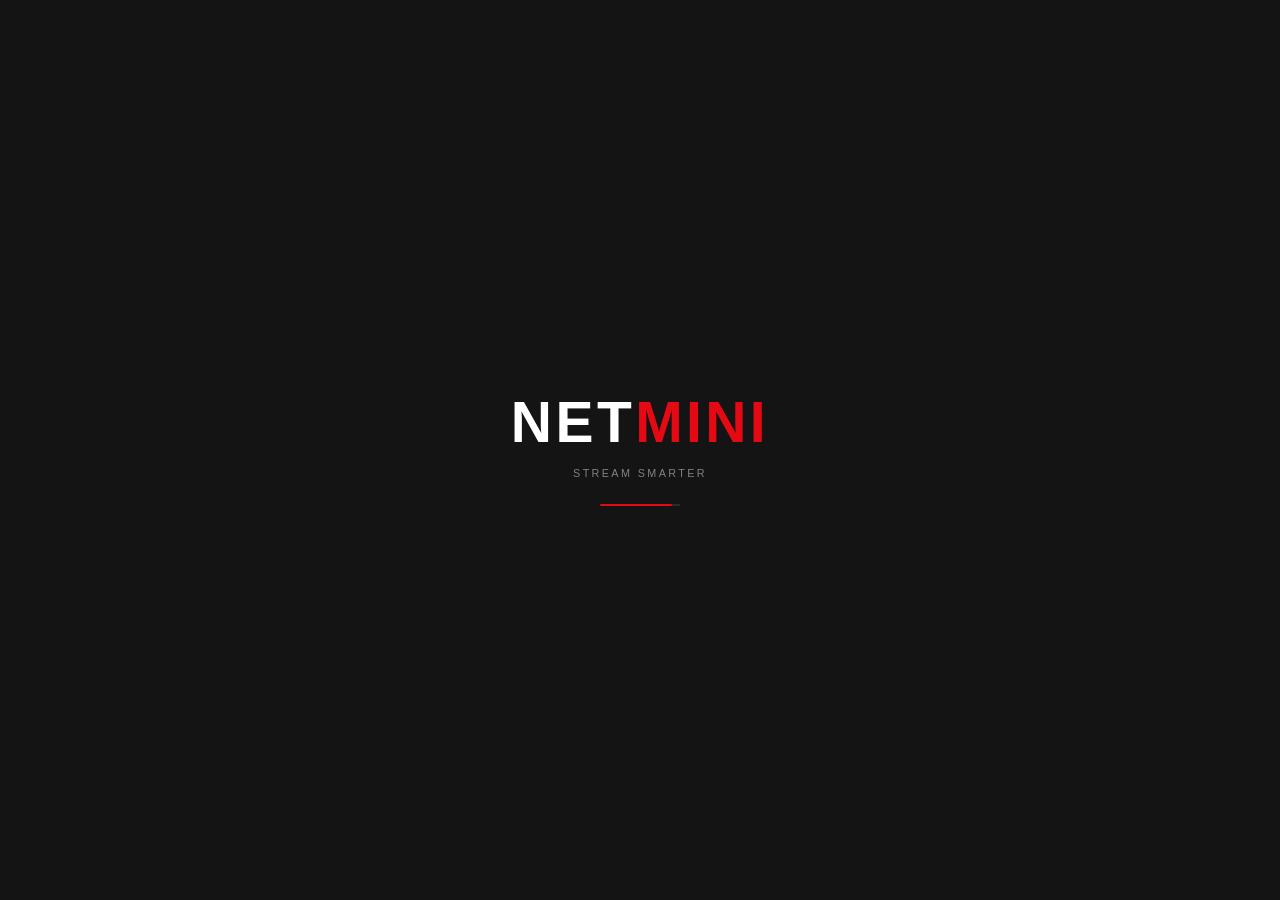
<file: playlist.html>
<!DOCTYPE html>
<html lang="en">
<head>
  <!-- Google tag (gtag.js) -->
<script async src="https://www.googletagmanager.com/gtag/js?id=G-16WTKBCQYZ"></script>
<script>
  window.dataLayer = window.dataLayer || [];
  function gtag(){dataLayer.push(arguments);}
  gtag('js', new Date());

  gtag('config', 'G-16WTKBCQYZ');
</script>
  <meta charset="UTF-8">
  <meta name="viewport" content="width=device-width, initial-scale=1.0, viewport-fit=cover">
  <title>NetMini — Saved</title>
  <link rel="manifest" href="manifest.json">
  <meta name="theme-color" content="#141414">
  <link rel="apple-touch-icon" href="apple-touch-icon.png">
  <meta name="apple-mobile-web-app-capable" content="yes">
  <meta name="apple-mobile-web-app-status-bar-style" content="black-translucent">
  <meta name="apple-mobile-web-app-title" content="NetMini">
  <link rel="icon" type="image/png" href="favicon-32.png">
  <link rel="stylesheet" href="css/base.css">
  <link rel="stylesheet" href="css/playlink-guide.css">
  <link rel="stylesheet" href="css/layout.css">
  <link rel="stylesheet" href="css/playlist.css">
  <script async src="https://pagead2.googlesyndication.com/pagead/js/adsbygoogle.js?client=ca-pub-5675821145124763"
     crossorigin="anonymous"></script>
  <script src="js/splash.js" defer></script>
  <script src="js/playlink-guide.js" defer></script>
  <script src="js/pwa.js" defer></script>
</head>
<body>
  <div class="app-shell">
    <aside id="sidebar" class="sidebar"></aside>

    <main class="main-content">
      <div class="mobile-wordmark">net<span>Mini</span></div>

      <div class="page-inner">
        <header class="playlist-header">
          <h1>My Playlist</h1>
          <p class="playlist-subtitle" id="playlist-count"></p>
        </header>

        <div class="poster-grid" id="playlist-grid"></div>
      </div>
    </main>
  </div>

  <nav id="bottom-bar" class="bottom-bar"></nav>

  <div id="toast"></div>
  <script src="js/config.js"></script>
  <script src="js/api.js"></script>
  <script src="js/utils.js"></script>
  <script src="js/nav.js"></script>
  <script src="js/components.js"></script>
  <script src="js/playlist.js"></script>
</body>
</html>
</file>
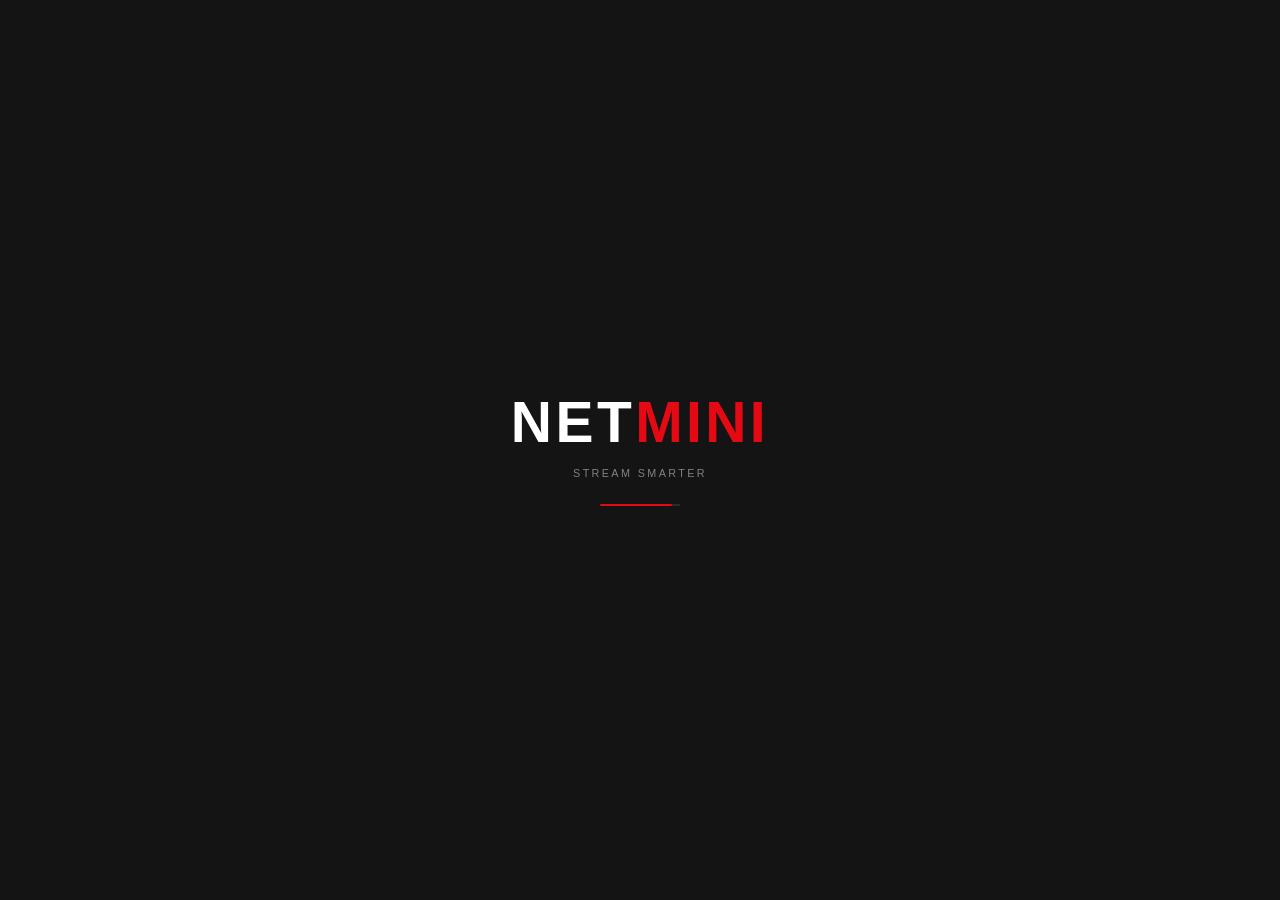
<file: search.html>
<!DOCTYPE html>
<html lang="en">
<head>
  <!-- Google tag (gtag.js) -->
<script async src="https://www.googletagmanager.com/gtag/js?id=G-16WTKBCQYZ"></script>
<script>
  window.dataLayer = window.dataLayer || [];
  function gtag(){dataLayer.push(arguments);}
  gtag('js', new Date());

  gtag('config', 'G-16WTKBCQYZ');
</script>
  <meta charset="UTF-8">
  <meta name="viewport" content="width=device-width, initial-scale=1.0, viewport-fit=cover">
  <title>NetMini — Search</title>
  <link rel="manifest" href="manifest.json">
  <meta name="theme-color" content="#141414">
  <link rel="apple-touch-icon" href="apple-touch-icon.png">
  <meta name="apple-mobile-web-app-capable" content="yes">
  <meta name="apple-mobile-web-app-status-bar-style" content="black-translucent">
  <meta name="apple-mobile-web-app-title" content="NetMini">
  <link rel="icon" type="image/png" href="favicon-32.png">
  <link rel="stylesheet" href="css/base.css">
  <link rel="stylesheet" href="css/playlink-guide.css">
  <link rel="stylesheet" href="css/layout.css">
  <link rel="stylesheet" href="css/discover.css">
  <link rel="stylesheet" href="css/search.css">
  <script async src="https://pagead2.googlesyndication.com/pagead/js/adsbygoogle.js?client=ca-pub-5675821145124763"
     crossorigin="anonymous"></script>
  <script src="js/splash.js" defer></script>
  <script src="js/playlink-guide.js" defer></script>
  <script src="js/pwa.js" defer></script>
</head>
<body>
  <div class="app-shell">
    <aside id="sidebar" class="sidebar"></aside>

    <main class="main-content">
      <div class="mobile-wordmark">net<span>Mini</span></div>

      <div class="page-inner">
        <!-- Back to discover search -->
        <form id="search-page-form" class="discover-search-form">
          <div class="search-input-wrap">
            <svg viewBox="0 0 24 24" fill="none" stroke="currentColor" stroke-width="2"><circle cx="11" cy="11" r="7"/><line x1="21" y1="21" x2="16.5" y2="16.5"/></svg>
            <input type="text" id="search-page-input" placeholder="Search for movies, TV shows, people..." autocomplete="off">
          </div>
        </form>

        <header class="search-results-header">
          <h1 id="search-query-title">Search Results</h1>
        </header>

        <div class="poster-grid" id="search-grid"></div>

        <button class="btn-show-more" id="search-show-more" style="display:none">Show more</button>
      </div>
    </main>
  </div>

  <nav id="bottom-bar" class="bottom-bar"></nav>

  <div id="toast"></div>
  <script src="js/config.js"></script>
  <script src="js/api.js"></script>
  <script src="js/utils.js"></script>
  <script src="js/nav.js"></script>
  <script src="js/components.js"></script>
  <script src="js/search.js"></script>
</body>
</html>
</file>
<file: css/base.css>
/* ============================================================
   base.css — Reset, tokens, typography. Loaded on every page.
   ============================================================ */

*, *::before, *::after { box-sizing: border-box; margin: 0; padding: 0; }

html {
  font-size: 15px;
  scroll-behavior: smooth;
  -webkit-text-size-adjust: 100%;
}

/* ── 320px tiny phone support ── */
@media (max-width: 360px) {
  html { font-size: 14px; }
}

/* ── Safe-area helpers for notched devices ── */
:root {
  --safe-area-top:    env(safe-area-inset-top, 0px);
  --safe-area-bottom: env(safe-area-inset-bottom, 0px);
  --safe-area-left:   env(safe-area-inset-left, 0px);
  --safe-area-right:  env(safe-area-inset-right, 0px);
}

body {
  font-family: var(--font-body);
  background: var(--color-bg);
  color: var(--color-text-primary);
  line-height: 1.5;
  min-height: 100vh;
  overflow-x: hidden;
}

img    { display: block; max-width: 100%; }
button { cursor: pointer; border: none; background: none; font-family: inherit; font-size: inherit; }
a      { color: inherit; text-decoration: none; }
ul, ol { list-style: none; }
input, select { font-family: inherit; font-size: inherit; }

/* ── Tokens (Netflix palette) ── */
:root {
  /* Netflix brand red */
  --color-accent:       #E50914;
  --color-accent-hover: #f40612;
  --color-accent-dim:   rgba(229,9,20,0.15);

  /* Netflix deep-black background scheme */
  --color-bg:           #141414;   /* primary app background */
  --color-bg-deep:      #000000;   /* deep backgrounds (modals, splash) */
  --color-bg-2:         #141414;   /* sidebar / bottom-bar match */
  --color-bg-3:         #1f1f1f;   /* card surface */
  --color-bg-4:         #2a2a2a;   /* hover surface */
  --color-bg-card:      #181818;   /* poster / info card */
  --color-bg-skeleton:  #2F2F2F;   /* shimmering skeleton block (per spec) */

  /* Netflix text colors */
  --color-text-primary:   #FFFFFF;   /* titles */
  --color-text-secondary: #B3B3B3;   /* muted gray: descriptions, metadata */
  --color-text-muted:     #808080;
  --color-text-disabled:  #4D4D4D;

  --color-border:       #2a2a2a;
  --color-border-light: #333333;

  --color-warning: #f5c518;
  --color-success: #1db954;

  /* Netflix typography: Helvetica Neue stack with system fallbacks */
  --font-body:    'Helvetica Neue', 'Segoe UI', Helvetica, Arial, sans-serif;
  --font-display: 'Helvetica Neue', 'Segoe UI', Helvetica, Arial, sans-serif;

  --sp-1: 4px;  --sp-2: 8px;   --sp-3: 12px;
  --sp-4: 16px; --sp-5: 20px;  --sp-6: 24px;
  --sp-8: 32px; --sp-10: 40px; --sp-12: 48px; --sp-16: 64px;

  --radius-sm:   4px;
  --radius-md:   8px;
  --radius-lg:   12px;
  --radius-xl:   16px;
  --radius-full: 9999px;

  --shadow-card:  0 2px 8px rgba(0,0,0,0.6);
  --shadow-modal: 0 8px 32px rgba(0,0,0,0.8);
  --shadow-card-hover: 0 18px 36px rgba(0,0,0,0.75); /* Netflix hover elevation */

  --transition-fast: 150ms ease;
  --transition-base: 200ms ease;
  --transition-slow: 300ms ease;

  --sidebar-width:     200px;
  --bottom-bar-height: 62px;
  --content-max-width: 1400px;

  /* Touch target minimum (Apple/Google guideline) */
  --tap-min: 44px;
}

/* ── Typography (Netflix-style: bold, tight letter-spacing) ── */
h1,h2,h3,h4 {
  font-family: var(--font-display);
  font-weight: 700;
  line-height: 1.2;
  letter-spacing: -0.02em;
}
h1 { font-size: clamp(1.4rem, 5vw, 2.4rem); font-weight: 900; }
h2 { font-size: clamp(1.1rem, 3vw, 1.5rem); }
h3 { font-size: clamp(0.95rem, 2.5vw, 1.15rem); }
p  { line-height: 1.6; color: var(--color-text-secondary); }
small { font-size: 0.75rem; color: var(--color-text-muted); }

/* Netflix-style heading utility for hero / section titles */
.nf-title {
  font-family: var(--font-display);
  font-weight: 900;
  letter-spacing: -0.02em;
  line-height: 1.05;
  color: var(--color-text-primary);
}

/* ── Focus ── */
:focus-visible { outline: 2px solid var(--color-accent); outline-offset: 2px; border-radius: var(--radius-sm); }

/* ── Scrollbar ── */
::-webkit-scrollbar       { width: 5px; height: 5px; }
::-webkit-scrollbar-track { background: var(--color-bg-2); }
::-webkit-scrollbar-thumb { background: var(--color-bg-4); border-radius: var(--radius-full); }

/* ── Skeleton shimmer (Netflix #2F2F2F blocks) ── */
@keyframes shimmer {
  0%   { background-position: -400px 0; }
  100% { background-position:  400px 0; }
}
.skeleton {
  background: linear-gradient(90deg, var(--color-bg-skeleton) 25%, #3a3a3a 50%, var(--color-bg-skeleton) 75%);
  background-size: 800px 100%;
  animation: shimmer 1.4s infinite linear;
  border-radius: var(--radius-md);
}
.skeleton-poster { width: 100%; aspect-ratio: 2/3; border-radius: var(--radius-md); }
.skeleton-text   { height: 13px; border-radius: var(--radius-sm); margin-top: var(--sp-2); }
.skeleton-avatar { width: 72px; height: 72px; border-radius: var(--radius-full); }

/* ── Utilities ── */
.sr-only {
  position: absolute; width: 1px; height: 1px;
  padding: 0; margin: -1px; overflow: hidden;
  clip: rect(0,0,0,0); white-space: nowrap; border-width: 0;
}
.text-accent    { color: var(--color-accent); }
.text-muted     { color: var(--color-text-muted); }
.text-secondary { color: var(--color-text-secondary); }
.fw-bold        { font-weight: 700; }
.text-upper     { text-transform: uppercase; font-size: 0.68rem; letter-spacing: 0.08em; color: var(--color-text-muted); }

/* ── Placeholder image block ── */
.img-placeholder {
  background: var(--color-bg-3);
  border: 1px dashed var(--color-border-light);
  width: 100%; height: 100%;
  display: flex; align-items: center; justify-content: center;
  color: var(--color-text-muted); font-size: 0.7rem;
  border-radius: var(--radius-md);
  aspect-ratio: 2/3;
}

/* ── Empty state ── */
.empty-state {
  display: flex; flex-direction: column;
  align-items: center; justify-content: center;
  gap: var(--sp-3); padding: var(--sp-10) var(--sp-4);
  text-align: center; color: var(--color-text-muted);
}
.empty-state svg { width: 48px; height: 48px; stroke: var(--color-text-disabled); fill: none; stroke-width: 1.5; }
.empty-state-text { font-size: 0.88rem; color: var(--color-text-muted); }

/* ── Toast ── */
#toast {
  position: fixed; bottom: calc(var(--bottom-bar-height) + 16px); left: 50%;
  transform: translateX(-50%) translateY(20px);
  background: var(--color-bg-3); border: 1px solid var(--color-border-light);
  color: var(--color-text-primary); padding: 9px 18px;
  border-radius: var(--radius-full); font-size: 0.82rem;
  z-index: 9999; opacity: 0; transition: 0.3s; pointer-events: none;
  white-space: nowrap;
}
#toast.show { opacity: 1; transform: translateX(-50%) translateY(0); }

@media (min-width: 1024px) {
  #toast { bottom: 24px; }
}

/* ============================================================
   SPLASH SCREEN
   ============================================================ */
#app-splash {
  position: fixed;
  inset: 0;
  z-index: 999999;
  background: var(--color-bg);
  display: flex;
  align-items: center;
  justify-content: center;
  transition: opacity var(--transition-slow);
}

#app-splash.splash-out {
  opacity: 0;
  pointer-events: none;
}

.splash-inner {
  display: flex;
  flex-direction: column;
  align-items: center;
  gap: 14px;
  transform: translateY(10px);
  transition: transform 0.6s cubic-bezier(0.16, 1, 0.3, 1);
}

#app-splash.splash-animate .splash-inner {
  transform: translateY(0);
}

.splash-wordmark {
  font-size: clamp(2.4rem, 10vw, 3.8rem);
  font-weight: 900;
  letter-spacing: 0.06em;
  color: #fff;
  line-height: 1;
}

.splash-wordmark span {
  color: var(--color-accent);
}

.splash-tagline {
  font-size: 0.72rem;
  letter-spacing: 0.22em;
  text-transform: uppercase;
  color: var(--color-text-muted);
  font-weight: 500;
  opacity: 0;
  transition: opacity 0.5s ease 0.3s;
}

#app-splash.splash-animate .splash-tagline {
  opacity: 1;
}

.splash-progress {
  width: 80px;
  height: 2px;
  background: rgba(255,255,255,0.1);
  border-radius: 99px;
  overflow: hidden;
  margin-top: 8px;
}

.splash-progress-bar {
  width: 0%;
  height: 100%;
  background: var(--color-accent);
  border-radius: 99px;
  transition: width 1.5s cubic-bezier(0.4, 0, 0.2, 1);
}

#app-splash.splash-animate .splash-progress-bar {
  width: 90%;
}

/* ── Page fade-in (subsequent pages after splash) ── */
@keyframes pageIn {
  from { opacity: 0; }
  to   { opacity: 1; }
}

.main-content {
  animation: pageIn 0.4s ease-in-out forwards;
}

/* ── Premium image fade-in (TMDB poster / backdrop load) ──
   Apply `.nf-img-fade` to any <img>; the image starts at
   opacity:0 and snaps to 1 on load. Combined with the inline
   `onload="this.classList.add('loaded')"` hook. */
.nf-img-fade {
  opacity: 0;
  transition: opacity 0.4s ease-in-out;
}
.nf-img-fade.loaded {
  opacity: 1;
}

/* ============================================================
   GLOBAL IFRAME LOADING SPINNER
   Used inside the player overlay
   ============================================================ */
.iframe-loader {
  position: absolute;
  inset: 0;
  display: flex;
  flex-direction: column;
  align-items: center;
  justify-content: center;
  gap: 16px;
  background: #000;
  z-index: 5;
  transition: opacity 0.4s ease;
}

.iframe-loader.hidden {
  opacity: 0;
  pointer-events: none;
}

.iframe-loader-ring {
  width: 52px;
  height: 52px;
  position: relative;
}

.iframe-loader-ring svg {
  width: 100%;
  height: 100%;
  transform: rotate(-90deg);
  animation: spin 1s linear infinite;
}

.iframe-loader-ring svg circle {
  fill: none;
  stroke: var(--color-accent);
  stroke-width: 3;
  stroke-linecap: round;
  stroke-dasharray: 110;
  stroke-dashoffset: 82;
}

.iframe-loader-logo {
  font-size: 0.7rem;
  font-weight: 800;
  letter-spacing: 0.18em;
  color: var(--color-text-muted);
  text-transform: uppercase;
}

.iframe-loader-logo span {
  color: var(--color-accent);
}

.iframe-loader-tip {
  font-size: 0.68rem;
  color: var(--color-text-disabled);
  text-align: center;
  max-width: 220px;
  line-height: 1.5;
}

@keyframes spin {
  to { transform: rotate(270deg); }
}

/* Spinner variant for small inline uses */
.inline-spinner {
  display: inline-block;
  width: 18px; height: 18px;
  border: 2px solid rgba(255,255,255,0.15);
  border-top-color: var(--color-accent);
  border-radius: 50%;
  animation: spin 0.7s linear infinite;
  vertical-align: middle;
  flex-shrink: 0;
}
</file>
<file: css/playlink-guide.css>
/* ============================================================
   playlink-guide.css — Multi-step "Get Playlink" guide shown
   to users who open NetMini in a browser without a strong
   ad blocker (e.g. plain Chrome). Mirrors the suuu.app guide
   flow: download → open → type URL → submit → choose server.
   ============================================================ */

/* ── Full-screen overlay ── */
#playlink-guide {
  position: fixed;
  inset: 0;
  z-index: 999998;
  background: var(--color-bg);
  color: #fff;
  overflow-y: auto;
  -webkit-overflow-scrolling: touch;
  font-family: var(--font-body);
  opacity: 0;
  transform: translateY(8px);
  transition: opacity 0.3s ease, transform 0.3s ease;
  pointer-events: none;
}
#playlink-guide.open {
  opacity: 1;
  transform: translateY(0);
  pointer-events: auto;
}

/* ── Layout shell ── */
.plg-shell {
  max-width: 480px;
  margin: 0 auto;
  min-height: 100%;
  display: flex;
  flex-direction: column;
  padding: max(20px, env(safe-area-inset-top)) 20px
           max(20px, env(safe-area-inset-bottom));
}

/* ── Top bar (skip + step counter) ── */
.plg-topbar {
  display: flex;
  align-items: center;
  justify-content: space-between;
  margin-bottom: 24px;
}
.plg-skip {
  background: none;
  border: none;
  color: var(--color-text-muted);
  font-size: 0.82rem;
  font-weight: 600;
  padding: 8px 4px;
  cursor: pointer;
  -webkit-tap-highlight-color: transparent;
}
.plg-skip:hover { color: #fff; }

.plg-step-counter {
  font-size: 0.72rem;
  font-weight: 700;
  letter-spacing: 0.12em;
  color: var(--color-text-muted);
  text-transform: uppercase;
}

/* ── Progress dots ── */
.plg-progress {
  display: flex;
  gap: 6px;
  margin-bottom: 32px;
}
.plg-progress-dot {
  flex: 1;
  height: 3px;
  border-radius: 99px;
  background: var(--color-bg-4);
  transition: background 0.25s ease;
}
.plg-progress-dot.active   { background: var(--color-accent); }
.plg-progress-dot.done     { background: rgba(229,9,20,0.5); }

/* ── Step content (only the active step is shown) ── */
.plg-step {
  display: none;
  flex: 1;
  flex-direction: column;
}
.plg-step.active { display: flex; }

/* ── Step header ── */
.plg-step-label {
  font-size: 0.72rem;
  font-weight: 700;
  letter-spacing: 0.18em;
  color: var(--color-accent);
  text-transform: uppercase;
  margin-bottom: 8px;
}
.plg-step-title {
  font-size: clamp(1.4rem, 6vw, 1.8rem);
  font-weight: 900;
  letter-spacing: -0.02em;
  line-height: 1.1;
  margin-bottom: 14px;
}
.plg-step-desc {
  font-size: 0.88rem;
  color: var(--color-text-secondary);
  line-height: 1.55;
  margin-bottom: 24px;
}
.plg-step-desc a {
  color: var(--color-accent);
  text-decoration: underline;
  text-underline-offset: 2px;
}

/* ── Phone mockup (Steps 1, 2, 3, 4) ── */
.plg-phone {
  width: 220px;
  height: 380px;
  margin: 0 auto 28px;
  border-radius: 32px;
  background: #000;
  border: 8px solid #1a1a1a;
  box-shadow: 0 18px 48px rgba(0,0,0,0.6);
  position: relative;
  overflow: hidden;
}
.plg-phone::before {
  /* notch */
  content: '';
  position: absolute;
  top: 8px; left: 50%;
  transform: translateX(-50%);
  width: 70px; height: 16px;
  background: #000;
  border-radius: 99px;
  z-index: 2;
}

.plg-phone-screen {
  position: absolute;
  inset: 0;
  background: linear-gradient(180deg, #1c1c1c 0%, #0c0c0c 100%);
  display: flex;
  flex-direction: column;
  align-items: center;
  justify-content: center;
  padding: 32px 16px 20px;
}

/* Step 1 — App icon + step badge */
.plg-step1-icon {
  width: 88px; height: 88px;
  border-radius: 22px;
  background: linear-gradient(135deg, #E50914 0%, #8b0000 100%);
  display: flex; align-items: center; justify-content: center;
  border: 2px solid rgba(255,255,255,0.18);
  margin-bottom: 28px;
  box-shadow: 0 12px 32px rgba(229,9,20,0.35);
}
.plg-step1-icon svg { color: #fff; }

.plg-step1-badges {
  position: absolute;
  top: 38px; left: 50%;
  transform: translateX(-50%);
  display: flex; flex-direction: column; gap: 6px;
  align-items: center;
}
.plg-step1-step-pill {
  font-size: 0.6rem; font-weight: 800;
  color: var(--color-accent);
  background: rgba(229,9,20,0.12);
  border: 1px solid var(--color-accent);
  border-radius: 99px;
  padding: 2px 10px;
  letter-spacing: 0.08em;
  text-transform: uppercase;
}

.plg-step1-dock {
  position: absolute;
  bottom: 14px; left: 12px; right: 12px;
  background: rgba(255,255,255,0.08);
  backdrop-filter: blur(10px);
  border-radius: 18px;
  padding: 8px;
  display: flex;
  justify-content: space-around;
  align-items: center;
}
.plg-step1-dock-app {
  width: 32px; height: 32px;
  border-radius: 8px;
  background: rgba(255,255,255,0.1);
  display: flex; align-items: center; justify-content: center;
  color: rgba(255,255,255,0.6);
}
.plg-step1-dock-app svg { width: 16px; height: 16px; }

/* Step 2 — Playlink in-app browser mockup */
.plg-step2-statusbar {
  position: absolute;
  top: 26px; left: 0; right: 0;
  display: flex; justify-content: space-between;
  padding: 0 18px;
  font-size: 0.62rem; font-weight: 600;
  color: rgba(255,255,255,0.7);
}
.plg-step2-ready {
  position: absolute;
  top: 50px; left: 0; right: 0;
  text-align: center;
  font-size: 0.78rem; font-weight: 700;
  color: #fff;
}
.plg-step2-stats {
  position: absolute;
  top: 78px; left: 14px; right: 14px;
  background: rgba(255,255,255,0.06);
  border-radius: 10px;
  padding: 10px 12px;
}
.plg-step2-stats-title {
  font-size: 0.58rem;
  color: rgba(255,255,255,0.55);
  text-transform: uppercase;
  letter-spacing: 0.1em;
  margin-bottom: 6px;
  display: flex; align-items: center; gap: 4px;
}
.plg-step2-stats-row {
  display: flex; justify-content: space-between;
  font-size: 0.65rem; font-weight: 600;
  margin-bottom: 3px;
}
.plg-step2-stats-row .v-red   { color: #ff5b5b; }
.plg-step2-stats-row .v-white { color: #fff; }
.plg-step2-stats-row .v-blue  { color: #5b9dff; }

.plg-step2-searchbar {
  position: absolute;
  top: 160px; left: 18px; right: 18px;
  height: 30px;
  border: 1.5px solid var(--color-accent);
  border-radius: 99px;
  display: flex; align-items: center;
  padding: 0 12px;
  gap: 6px;
  background: rgba(0,0,0,0.4);
}
.plg-step2-searchbar svg { width: 12px; height: 12px; color: var(--color-accent); }
.plg-step2-searchbar .ph {
  font-size: 0.62rem;
  color: rgba(255,255,255,0.4);
}

.plg-step2-bottomnav {
  position: absolute;
  bottom: 14px; left: 12px; right: 12px;
  background: rgba(255,255,255,0.06);
  border-radius: 14px;
  padding: 6px;
  display: flex; justify-content: space-around;
}
.plg-step2-bottomnav-item {
  display: flex; flex-direction: column; align-items: center; gap: 2px;
  font-size: 0.5rem;
  color: rgba(255,255,255,0.5);
}
.plg-step2-bottomnav-item svg { width: 14px; height: 14px; }

.plg-step2-quickaccess {
  position: absolute;
  bottom: 80px; left: 14px; right: 14px;
}
.plg-step2-quickaccess-title {
  font-size: 0.55rem; font-weight: 600;
  color: rgba(255,255,255,0.5);
  margin-bottom: 6px;
  display: flex; align-items: center; gap: 4px;
}
.plg-step2-quickaccess-row {
  display: flex; gap: 8px; justify-content: space-around;
}
.plg-step2-quickaccess-item {
  width: 32px; height: 32px;
  border-radius: 8px;
  background: rgba(255,255,255,0.1);
  display: flex; align-items: center; justify-content: center;
  font-size: 0.62rem; font-weight: 700;
  color: rgba(255,255,255,0.6);
}

/* Step 3 — Address bar with netmini.vercel.app typed */
.plg-step3-statusbar {
  position: absolute;
  top: 26px; left: 0; right: 0;
  display: flex; justify-content: space-between;
  padding: 0 18px;
  font-size: 0.62rem; font-weight: 600;
  color: rgba(255,255,255,0.7);
}

.plg-step3-searchbar {
  position: absolute;
  top: 50px; left: 16px; right: 16px;
  height: 34px;
  border: 1.5px solid var(--color-accent);
  border-radius: 99px;
  display: flex; align-items: center;
  padding: 0 12px;
  gap: 6px;
  background: rgba(0,0,0,0.5);
}
.plg-step3-searchbar svg { width: 12px; height: 12px; color: var(--color-accent); flex-shrink: 0; }
.plg-step3-searchbar .url {
  font-size: 0.66rem;
  color: #fff;
  font-weight: 600;
  flex: 1;
  white-space: nowrap;
  overflow: hidden;
  text-overflow: ellipsis;
}
.plg-step3-searchbar .cursor {
  width: 1px; height: 14px;
  background: var(--color-accent);
  animation: plg-cursor-blink 1s steps(2) infinite;
}
@keyframes plg-cursor-blink {
  0%, 50% { opacity: 1; }
  51%, 100% { opacity: 0; }
}

.plg-step3-suggestions {
  position: absolute;
  top: 92px; left: 18px; right: 18px;
}
.plg-step3-suggestion {
  font-size: 0.62rem;
  color: rgba(255,255,255,0.55);
  padding: 4px 0;
  border-bottom: 1px solid rgba(255,255,255,0.05);
}
.plg-step3-suggestion strong {
  color: #fff;
  font-weight: 600;
}

/* Step 4 — Keyboard mockup + submit button */
.plg-step4-statusbar {
  position: absolute;
  top: 26px; left: 0; right: 0;
  display: flex; justify-content: space-between;
  padding: 0 18px;
  font-size: 0.62rem; font-weight: 600;
  color: rgba(255,255,255,0.7);
}
.plg-step4-searchbar {
  position: absolute;
  top: 50px; left: 16px; right: 16px;
  height: 30px;
  border: 1.5px solid var(--color-accent);
  border-radius: 99px;
  display: flex; align-items: center;
  padding: 0 12px;
  gap: 6px;
  background: rgba(0,0,0,0.5);
}
.plg-step4-searchbar svg { width: 12px; height: 12px; color: var(--color-accent); }
.plg-step4-searchbar .url {
  font-size: 0.62rem;
  color: #fff;
  font-weight: 600;
  flex: 1;
}

.plg-step4-keyboard {
  position: absolute;
  bottom: 8px; left: 6px; right: 6px;
  display: flex; flex-direction: column; gap: 3px;
}
.plg-step4-keyrow {
  display: flex; gap: 3px; justify-content: center;
}
.plg-step4-key {
  flex: 1;
  height: 22px;
  background: rgba(255,255,255,0.18);
  border-radius: 4px;
  display: flex; align-items: center; justify-content: center;
  font-size: 0.58rem; font-weight: 700;
  color: #fff;
  max-width: 22px;
}
.plg-step4-key.wide { max-width: 36px; }
.plg-step4-key.extra { max-width: 48px; }
.plg-step4-key.dark { background: rgba(255,255,255,0.08); }

.plg-step4-submit {
  position: absolute;
  bottom: 130px; right: 12px;
  width: 36px; height: 28px;
  background: var(--color-accent);
  border-radius: 6px;
  display: flex; align-items: center; justify-content: center;
  color: #fff;
  box-shadow: 0 4px 12px rgba(229,9,20,0.45);
}
.plg-step4-submit svg { width: 14px; height: 14px; }

/* Step 5 — Server selection mockup */
.plg-step5-statusbar {
  position: absolute;
  top: 26px; left: 0; right: 0;
  display: flex; justify-content: space-between;
  padding: 0 18px;
  font-size: 0.62rem; font-weight: 600;
  color: rgba(255,255,255,0.7);
}

.plg-step5-modal {
  position: absolute;
  top: 50%; left: 12px; right: 12px;
  transform: translateY(-50%);
  background: #1a1a1a;
  border: 1px solid rgba(255,255,255,0.1);
  border-radius: 16px;
  padding: 14px 12px;
}
.plg-step5-modal-title {
  font-size: 0.78rem; font-weight: 800;
  color: #fff;
  text-align: center;
  margin-bottom: 4px;
  letter-spacing: 0.04em;
  text-transform: uppercase;
}
.plg-step5-modal-sub {
  font-size: 0.55rem;
  color: rgba(255,255,255,0.5);
  text-align: center;
  margin-bottom: 12px;
  line-height: 1.4;
}
.plg-step5-server {
  display: flex; align-items: center; gap: 8px;
  padding: 7px 8px;
  border-radius: 8px;
  background: rgba(255,255,255,0.04);
  margin-bottom: 5px;
}
.plg-step5-server-icon {
  width: 22px; height: 22px;
  border-radius: 6px;
  display: flex; align-items: center; justify-content: center;
  flex-shrink: 0;
}
.plg-step5-server-icon svg { width: 12px; height: 12px; }
.plg-step5-server-icon.blue   { background: #1c4cc4; color: #fff; }
.plg-step5-server-icon.green  { background: #1c8a4c; color: #fff; }
.plg-step5-server-icon.globe  { background: #5b3aff; color: #fff; }
.plg-step5-server-icon.teal   { background: #1f8a8a; color: #fff; }
.plg-step5-server-icon.red    { background: #c41f1f; color: #fff; }
.plg-step5-server-info { flex: 1; }
.plg-step5-server-name {
  font-size: 0.66rem; font-weight: 700;
  color: #fff;
  display: flex; align-items: center; gap: 6px;
}
.plg-step5-server-rec {
  font-size: 0.5rem; font-weight: 700;
  color: #46d369;
  background: rgba(70,211,105,0.12);
  border: 1px solid rgba(70,211,105,0.3);
  border-radius: 99px;
  padding: 1px 5px;
}
.plg-step5-server-tag {
  font-size: 0.52rem;
  color: rgba(255,255,255,0.45);
}

/* ── Store buttons (Step 1) ── */
.plg-store-row {
  display: flex;
  gap: 10px;
  margin-bottom: 20px;
}
.plg-store-btn {
  flex: 1;
  display: flex; align-items: center; gap: 8px;
  background: #000;
  border: 1px solid rgba(255,255,255,0.18);
  border-radius: 10px;
  padding: 10px 12px;
  text-decoration: none;
  color: #fff;
  transition: background 0.15s, border-color 0.15s;
}
.plg-store-btn:hover {
  background: #0a0a0a;
  border-color: rgba(255,255,255,0.3);
}
.plg-store-btn svg { width: 22px; height: 22px; flex-shrink: 0; }
.plg-store-btn-text {
  display: flex; flex-direction: column;
  line-height: 1.1;
}
.plg-store-btn-text .small {
  font-size: 0.58rem;
  color: var(--color-text-muted);
}
.plg-store-btn-text .big {
  font-size: 0.78rem;
  font-weight: 700;
  color: #fff;
}

/* ── Nav buttons ── */
.plg-nav-row {
  display: flex;
  gap: 10px;
  margin-top: auto;
  padding-top: 16px;
}
.plg-btn {
  flex: 1;
  padding: 13px 18px;
  border-radius: var(--radius-md);
  font-size: 0.88rem;
  font-weight: 700;
  cursor: pointer;
  border: none;
  text-decoration: none;
  text-align: center;
  display: flex; align-items: center; justify-content: center; gap: 6px;
  transition: background 0.15s, transform 0.1s;
  -webkit-tap-highlight-color: transparent;
}
.plg-btn:active { transform: scale(0.98); }
.plg-btn.secondary {
  background: var(--color-bg-3);
  color: #fff;
  border: 1px solid var(--color-border-light);
}
.plg-btn.primary {
  background: #fff;
  color: #000;
}
.plg-btn.done {
  background: var(--color-accent);
  color: #fff;
  width: 100%;
}
.plg-btn svg { width: 14px; height: 14px; }

/* ── Final step (Step 5) CTA row ── */
.plg-final-cta {
  margin-top: 16px;
}

/* ── Inline highlight badge for steps 2-5 ── */
.plg-highlight-pill {
  display: inline-flex;
  align-items: center; gap: 4px;
  font-size: 0.6rem; font-weight: 800;
  color: var(--color-accent);
  background: rgba(229,9,20,0.12);
  border: 1px solid var(--color-accent);
  border-radius: 99px;
  padding: 2px 8px;
  letter-spacing: 0.08em;
  text-transform: uppercase;
  margin-bottom: 10px;
}

/* ── Mobile-only adjustments (already mobile-first, but tweak for ≤360px) ── */
@media (max-width: 360px) {
  .plg-phone { width: 200px; height: 350px; }
  .plg-step1-icon { width: 76px; height: 76px; }
  .plg-store-btn-text .big { font-size: 0.72rem; }
}

/* ── Tablet/desktop: keep phone mockup centered, widen text column ── */
@media (min-width: 768px) {
  .plg-shell { max-width: 540px; }
  .plg-phone { width: 260px; height: 440px; }
}
</file>
<file: css/layout.css>
/* ============================================================
   layout.css — App shell, sidebar, bottom bar, poster card,
   avatar card, chip row, content row, modal, buttons.
   Mobile-first. Min supported width: 360px.
   ============================================================ */

/* ── App Shell ── */
.app-shell { display: flex; min-height: 100vh; background: var(--color-bg); }

/* ── Sidebar (desktop ≥1024px only) ── */
.sidebar { display: none; }

@media (min-width: 1024px) {
  .sidebar {
    display: flex; flex-direction: column;
    position: fixed; top: 0; left: 0;
    width: var(--sidebar-width); height: 100vh;
    background: var(--color-bg-2);
    border-right: 1px solid var(--color-border);
    z-index: 100;
    padding: calc(var(--sp-5) + var(--safe-area-top)) 0 var(--sp-5);
    overflow-y: auto; flex-shrink: 0;
  }
  .main-content { margin-left: var(--sidebar-width); }
}

/* ── Sidebar wordmark (logo.png image variant) ── */
.sidebar-wordmark {
  display: flex; align-items: center; gap: var(--sp-2);
  padding: 0 var(--sp-5) var(--sp-5);
  border-bottom: 1px solid var(--color-border);
  margin-bottom: var(--sp-3);
}
.sidebar-wordmark img.sidebar-logo {
  width: 28px; height: 28px; border-radius: var(--radius-sm); flex-shrink: 0;
}
.sidebar-wordmark .sidebar-wordmark-text {
  font-size: 1.25rem; font-weight: 900;
  letter-spacing: 0.05em; text-transform: uppercase;
  color: var(--color-text-primary);
}
.sidebar-wordmark .sidebar-wordmark-text span { color: var(--color-accent); }
/* Horizontal logo.png variant */
.sidebar-wordmark img.sidebar-logo-full {
  height: 22px; width: auto; flex-shrink: 0;
}

/* ── Sidebar nav ── */
.sidebar-nav {
  display: flex; flex-direction: column;
  gap: 2px; padding: 0 var(--sp-2);
}

/* ── Nav item (shared sidebar + bottom bar) ── */
.nav-item {
  display: flex; flex-direction: column;
  align-items: center; justify-content: center; gap: 2px;
  padding: var(--sp-2) var(--sp-1) var(--sp-1);
  border-radius: var(--radius-md);
  color: var(--color-text-muted);
  font-size: 0.56rem; font-weight: 500;
  letter-spacing: 0.04em; text-transform: uppercase;
  transition: color var(--transition-base), background var(--transition-base);
  cursor: pointer; -webkit-tap-highlight-color: transparent;
  min-width: var(--tap-min); min-height: var(--tap-min);
}

.nav-icon { display: flex; align-items: center; justify-content: center; width: 24px; height: 24px; }

.nav-item svg {
  width: 22px; height: 22px;
  stroke: currentColor; fill: none; stroke-width: 1.8;
}

.nav-item:hover { color: var(--color-text-primary); background: var(--color-bg-3); }
.nav-item.active { color: var(--color-accent); background: var(--color-accent-dim); }
.nav-item.active svg { stroke: var(--color-accent); }

@media (min-width: 1024px) {
  .nav-item {
    flex-direction: row; justify-content: flex-start;
    gap: var(--sp-3); padding: var(--sp-3) var(--sp-4);
    font-size: 0.82rem; letter-spacing: 0;
  }
  .nav-item svg { width: 20px; height: 20px; }
}

/* ── Bottom tab bar (mobile < 1024px) ──
   Padded above the iOS/Android home-indicator bar via
   env(safe-area-inset-bottom). */
.bottom-bar {
  display: flex; position: fixed;
  bottom: 0; left: 0; right: 0;
  height: calc(var(--bottom-bar-height) + var(--safe-area-bottom));
  padding-bottom: var(--safe-area-bottom);
  background: var(--color-bg-2);
  border-top: 1px solid var(--color-border);
  z-index: 100;
}
.bottom-bar .nav-item {
  flex: 1; border-radius: 0;
  min-height: var(--tap-min);
  padding: 8px var(--sp-1) 6px;
}
@media (min-width: 1024px) { .bottom-bar { display: none; } }

/* ── Main content ── */
.main-content {
  flex: 1; min-width: 0;
  padding-bottom: calc(var(--bottom-bar-height) + var(--sp-2));
}
@media (min-width: 1024px) { .main-content { padding-bottom: var(--sp-8); } }

/* ── Mobile top wordmark ──
   Padded from the top by env(safe-area-inset-top) so the
   wordmark never collides with notches, dynamic island, or
   the status bar on iOS/Android. */
.mobile-wordmark {
  display: flex; align-items: center; gap: var(--sp-2);
  padding: calc(var(--sp-3) + var(--safe-area-top)) var(--sp-3) var(--sp-3);
  font-size: 1.1rem; font-weight: 900;
  letter-spacing: 0.05em; text-transform: uppercase;
  color: var(--color-text-primary);
  background: var(--color-bg);
  position: sticky; top: 0; z-index: 50;
}
.mobile-wordmark img.mobile-logo {
  width: 24px; height: 24px; border-radius: var(--radius-sm); flex-shrink: 0;
}
.mobile-wordmark span { color: var(--color-accent); }
@media (min-width: 480px) {
  .mobile-wordmark { padding: calc(var(--sp-4) + var(--safe-area-top)) var(--sp-4) var(--sp-4); font-size: 1.25rem; }
}
@media (min-width: 1024px) { .mobile-wordmark { display: none; } }

/* ── Page inner padding ── */
.page-inner {
  max-width: var(--content-max-width);
  margin: 0 auto;
  padding: var(--sp-3);
}
@media (min-width: 480px) { .page-inner { padding: var(--sp-4); } }
@media (min-width: 768px) { .page-inner { padding: var(--sp-5) var(--sp-6); } }
@media (min-width: 1024px) { .page-inner { padding: var(--sp-6) var(--sp-8); } }

/* ── Section heading ── */
.content-section { margin-bottom: var(--sp-6); }
@media (min-width: 768px) { .content-section { margin-bottom: var(--sp-8); } }

.section-heading {
  display: flex; align-items: center;
  gap: var(--sp-2); margin-bottom: var(--sp-3);
  flex-wrap: wrap; min-width: 0;
}
.section-title {
  font-size: 0.95rem; font-weight: 700;
  color: var(--color-text-primary); white-space: nowrap;
}
@media (min-width: 768px) { .section-title { font-size: 1.05rem; } }

.section-label {
  font-size: 0.62rem; font-weight: 600;
  text-transform: uppercase; letter-spacing: 0.1em;
  color: var(--color-text-muted);
}

/* ── Chip row ── */
.chip-row {
  display: flex; gap: var(--sp-2);
  overflow-x: auto; scrollbar-width: none;
  -ms-overflow-style: none;
  flex-wrap: nowrap; align-items: center;
  padding-bottom: 2px;
}
.chip-row::-webkit-scrollbar { display: none; }

/* ── Chip ── */
.chip {
  display: inline-flex; align-items: center; gap: 4px;
  padding: 6px 12px;
  border-radius: var(--radius-full);
  border: 1.5px solid var(--color-border-light);
  background: transparent; color: var(--color-text-secondary);
  font-size: 0.72rem; font-weight: 500;
  white-space: nowrap; cursor: pointer;
  transition: all var(--transition-base);
  text-decoration: none; font-family: var(--font-body);
  flex-shrink: 0; -webkit-tap-highlight-color: transparent;
  min-height: 32px;
}
.chip svg {
  width: 12px; height: 12px;
  stroke: currentColor; fill: none; stroke-width: 2;
}
.chip:hover { border-color: var(--color-text-secondary); color: var(--color-text-primary); }
.chip.active {
  background: var(--color-accent); border-color: var(--color-accent);
  color: #fff; font-weight: 600;
}
.chip-check { width: 12px; height: 12px; display: none; fill: none; }
.chip.active .chip-check { display: block; }

@media (min-width: 480px) { .chip { font-size: 0.78rem; padding: 8px 14px; min-height: 36px; } }
@media (min-width: 768px) { .chip { min-height: var(--tap-min); padding: 8px 16px; } }

/* ── Content row (horizontal scroll) ──
   Netflix-style: hide scrollbars but keep frictionless touch-swipe. */
.content-row-wrapper { position: relative; min-width: 0; }

.content-row {
  display: flex; gap: var(--sp-2);
  overflow-x: auto; scroll-snap-type: x mandatory;
  scrollbar-width: none; -ms-overflow-style: none;
  -webkit-overflow-scrolling: touch;
  padding-bottom: 4px; padding-top: 2px;
}
.content-row::-webkit-scrollbar { display: none; }
@media (min-width: 768px) { .content-row { gap: var(--sp-3); } }

/* ── Row arrow buttons (desktop hover only) ── */
.row-arrow {
  display: none; position: absolute; top: 50%;
  transform: translateY(-50%); z-index: 10;
  background: rgba(0,0,0,0.78); border: 1px solid var(--color-border-light);
  color: var(--color-text-primary);
  width: 44px; height: 44px; border-radius: var(--radius-full);
  align-items: center; justify-content: center; cursor: pointer;
  transition: background var(--transition-base);
}
.row-arrow svg { width: 16px; height: 16px; stroke: currentColor; fill: none; stroke-width: 2; }
.row-arrow:hover { background: rgba(0,0,0,1); }
.row-arrow.left  { left:  -17px; }
.row-arrow.right { right: -17px; }
@media (min-width: 1024px) {
  .content-row-wrapper:hover .row-arrow { display: flex; }
}

/* ── Poster card ──
   320px: 84px wide, 3 cards visible in ~290px row gap 8px
   Compact but readable and clearly tapable.
   Netflix-style: crisp 2:3 aspect ratio, hover scales 1.08,
   elevates z-index, and casts a sharp dark shadow. */
.poster-card {
  flex-shrink: 0; width: 84px;
  display: flex; flex-direction: column; gap: 5px;
  cursor: pointer; scroll-snap-align: start;
  text-decoration: none; -webkit-tap-highlight-color: transparent;
  position: relative; /* for hover z-index stacking */
  transition: transform 0.28s cubic-bezier(0.16, 1, 0.3, 1),
              z-index 0s 0s,
              box-shadow 0.28s ease;
}
@media (min-width: 360px) { .poster-card { width: 92px; } }
@media (min-width: 380px) { .poster-card { width: 100px; } }
@media (min-width: 480px) { .poster-card { width: 120px; gap: var(--sp-2); } }
@media (min-width: 768px) { .poster-card { width: 140px; } }
@media (min-width: 1024px) {
  .poster-card { width: 152px; }
  /* Netflix hover scale: lift the card, elevate z-index, sharp shadow */
  .poster-card:hover {
    transform: scale(1.08);
    z-index: 20;
    box-shadow: var(--shadow-card-hover);
  }
}

/* Backdrop / landscape carousel cards (16:9) — used for hero
   carousel or special featured rows. */
.poster-card.backdrop-card { width: 240px; }
@media (min-width: 480px) { .poster-card.backdrop-card { width: 320px; } }
@media (min-width: 768px) { .poster-card.backdrop-card { width: 380px; } }
@media (min-width: 1024px) { .poster-card.backdrop-card { width: 420px; } }
.poster-card.backdrop-card .poster-card-img-wrap { aspect-ratio: 16/9; }

.poster-card-img-wrap {
  position: relative; border-radius: var(--radius-md); overflow: hidden;
  aspect-ratio: 2/3; background: var(--color-bg-skeleton); flex-shrink: 0;
  border: 1px solid rgba(255,255,255,0.06);
}
.poster-card-img-wrap img {
  width: 100%; height: 100%; object-fit: cover; display: block;
  transition: opacity 0.4s ease-in-out, transform 0.4s ease;
}
/* Subtle zoom inside the wrap when card itself is hovered */
@media (min-width: 1024px) {
  .poster-card:hover .poster-card-img-wrap img { transform: scale(1.04); }
}

/* FIX: make sure broken images don't show ugly borders */
.poster-card-img-wrap img[src=""] { display: none; }

.poster-type-badge {
  position: absolute; top: 5px; left: 5px;
  background: var(--color-accent); color: #fff;
  font-size: 0.5rem; font-weight: 800;
  text-transform: uppercase; letter-spacing: 0.06em;
  padding: 3px 6px; border-radius: 3px;
  line-height: 1;
  z-index: 2;
}

.poster-score {
  position: absolute; left: 5px; bottom: 5px;
  font-size: 0.56rem; font-weight: 700;
  color: #7ff19a;
  background: rgba(0,0,0,0.76);
  padding: 2px 5px;
  border-radius: 3px;
  line-height: 1;
  z-index: 2;
}

.poster-card-body {
  display: flex;
  flex-direction: column;
  gap: 2px;
  min-width: 0;
}

.poster-card-title {
  font-size: 0.68rem; font-weight: 500;
  color: var(--color-text-primary);
  white-space: nowrap; overflow: hidden; text-overflow: ellipsis;
  padding: 0 2px;
}
@media (min-width: 480px) { .poster-card-title { font-size: 0.75rem; } }

.poster-card-meta {
  display: flex;
  align-items: center;
  gap: 4px;
  padding: 0 2px;
  font-size: 0.58rem;
  color: var(--color-text-muted);
  white-space: nowrap;
  overflow: hidden;
}

.poster-meta-dot {
  color: var(--color-border-light);
  flex-shrink: 0;
}

.poster-meta-score {
  color: #7ff19a;
  font-weight: 700;
}

.top-ten-card {
  width: 126px;
  padding-left: 24px;
  position: relative;
}

.top-ten-card .poster-card-img-wrap {
  border-radius: 6px;
}

.top-ten-rank {
  position: absolute;
  left: 0;
  bottom: -8px;
  font-size: 4.6rem;
  line-height: 0.9;
  font-weight: 900;
  color: transparent;
  -webkit-text-stroke: 2px rgba(255,255,255,0.8);
  text-shadow: 0 10px 24px rgba(0,0,0,0.5);
  pointer-events: none;
  z-index: 0;
}

@media (min-width: 480px) {
  .top-ten-card { width: 148px; padding-left: 30px; }
  .top-ten-rank { font-size: 5.4rem; }
}

@media (min-width: 768px) {
  .top-ten-card { width: 168px; padding-left: 36px; }
  .top-ten-rank { font-size: 6rem; }
}

/* ── Poster grid (for discover / search / playlist) ── */
.poster-grid {
  display: grid;
  grid-template-columns: repeat(3, 1fr);
  gap: var(--sp-2);
}
@media (min-width: 480px) { .poster-grid { grid-template-columns: repeat(4, 1fr); gap: var(--sp-3); } }
@media (min-width: 768px) { .poster-grid { grid-template-columns: repeat(5, 1fr); } }
@media (min-width: 1024px) { .poster-grid { grid-template-columns: repeat(6, 1fr); } }
@media (min-width: 1280px) { .poster-grid { grid-template-columns: repeat(7, 1fr); } }

.poster-grid .poster-card { width: 100%; }

/* ── Avatar card ── */
.avatar-card {
  flex-shrink: 0; width: 68px;
  display: flex; flex-direction: column;
  align-items: center; gap: 5px;
  text-decoration: none; scroll-snap-align: start;
}
@media (min-width: 480px) { .avatar-card { width: 84px; gap: var(--sp-2); } }
@media (min-width: 768px) { .avatar-card { width: 96px; } }

.avatar-img-wrap {
  width: 56px; height: 56px;
  border-radius: var(--radius-full); overflow: hidden;
  background: var(--color-bg-3);
}
@media (min-width: 480px) { .avatar-img-wrap { width: 68px; height: 68px; } }
@media (min-width: 768px) { .avatar-img-wrap { width: 80px; height: 80px; } }
.avatar-img-wrap img { width: 100%; height: 100%; object-fit: cover; }

.avatar-name {
  font-size: 0.62rem; font-weight: 500;
  color: var(--color-text-secondary);
  text-align: center; line-height: 1.3;
}
@media (min-width: 480px) { .avatar-name { font-size: 0.7rem; } }
.avatar-character { font-size: 0.56rem; color: var(--color-text-muted); text-align: center; line-height: 1.2; }

/* ── Netflix-style buttons ── */

/* Play button — bright white background, dark text, crisp play icon */
.btn-play-nf {
  display: inline-flex; align-items: center; justify-content: center;
  gap: var(--sp-2); padding: var(--sp-3) var(--sp-6);
  background: #FFFFFF; color: #000000;
  font-size: 0.95rem; font-weight: 700;
  border-radius: var(--radius-sm); border: none; cursor: pointer;
  transition: background var(--transition-base), transform var(--transition-fast);
  text-decoration: none; white-space: nowrap;
  min-height: var(--tap-min);
  letter-spacing: -0.01em;
}
.btn-play-nf:hover  { background: rgba(255,255,255,0.85); transform: scale(1.04); }
.btn-play-nf:active { transform: scale(0.97); }
.btn-play-nf svg { width: 18px; height: 18px; fill: #000; }

/* More Info button — semitransparent gray, white text, info icon */
.btn-info-nf {
  display: inline-flex; align-items: center; justify-content: center;
  gap: var(--sp-2); padding: var(--sp-3) var(--sp-6);
  background: rgba(109, 109, 110, 0.7); color: #FFFFFF;
  font-size: 0.95rem; font-weight: 600;
  border-radius: var(--radius-sm); border: none; cursor: pointer;
  transition: background var(--transition-base), transform var(--transition-fast);
  text-decoration: none; white-space: nowrap;
  min-height: var(--tap-min);
  letter-spacing: -0.01em;
  backdrop-filter: blur(4px); -webkit-backdrop-filter: blur(4px);
}
.btn-info-nf:hover  { background: rgba(109, 109, 110, 0.85); transform: scale(1.04); }
.btn-info-nf:active { transform: scale(0.97); }
.btn-info-nf svg { width: 18px; height: 18px; stroke: #fff; fill: none; stroke-width: 2; }

/* Legacy button aliases (kept for backwards compat) */
.btn-primary {
  display: inline-flex; align-items: center; justify-content: center;
  gap: var(--sp-2); padding: var(--sp-3) var(--sp-5);
  background: var(--color-accent); color: #fff;
  font-size: 0.9rem; font-weight: 700;
  border-radius: var(--radius-md); border: none; cursor: pointer;
  transition: background var(--transition-base), transform var(--transition-fast);
  text-decoration: none; white-space: nowrap;
  min-height: var(--tap-min);
}
.btn-primary:hover  { background: var(--color-accent-hover); }
.btn-primary:active { transform: scale(0.97); }
.btn-primary svg { width: 18px; height: 18px; fill: #fff; }

.btn-secondary {
  display: inline-flex; align-items: center; justify-content: center;
  gap: var(--sp-2); padding: var(--sp-3) var(--sp-5);
  background: rgba(109, 109, 110, 0.7); color: #fff;
  font-size: 0.9rem; font-weight: 600;
  border-radius: var(--radius-md); border: 1px solid rgba(255,255,255,0.2);
  cursor: pointer; transition: background var(--transition-base); white-space: nowrap;
  min-height: var(--tap-min);
}
.btn-secondary:hover { background: rgba(109, 109, 110, 0.85); }
.btn-secondary svg { width: 18px; height: 18px; stroke: #fff; fill: none; stroke-width: 2; }

.btn-show-more {
  display: block; width: 100%; padding: var(--sp-3) var(--sp-4);
  margin-top: var(--sp-6);
  background: var(--color-bg-3); border: 1px solid var(--color-border-light);
  border-radius: var(--radius-full); color: var(--color-text-secondary);
  font-size: 0.85rem; font-weight: 600; text-align: center; cursor: pointer;
  transition: all var(--transition-base);
  min-height: var(--tap-min);
}
.btn-show-more:hover { background: var(--color-bg-4); color: var(--color-text-primary); }

/* ── Modal / Bottom-sheet ── */
.modal-overlay {
  display: none; position: fixed; inset: 0;
  background: rgba(0,0,0,0.72); z-index: 200;
  align-items: flex-end; justify-content: center;
}
@media (min-width: 640px) { .modal-overlay { align-items: center; } }
.modal-overlay.open { display: flex; }

.modal-card {
  background: var(--color-bg-3);
  border-radius: var(--radius-xl) var(--radius-xl) 0 0;
  width: 100%; max-width: 480px; max-height: 85vh;
  overflow-y: auto; padding: var(--sp-5);
  animation: slideUp var(--transition-slow);
  -webkit-overflow-scrolling: touch;
  /* Pad above the iOS home indicator */
  padding-bottom: calc(var(--sp-5) + var(--safe-area-bottom));
}
@media (min-width: 640px) { .modal-card { border-radius: var(--radius-xl); max-height: 70vh; } }

@keyframes slideUp {
  from { transform: translateY(40px); opacity: 0; }
  to   { transform: translateY(0); opacity: 1; }
}

.modal-header {
  display: flex; justify-content: space-between; align-items: flex-start;
  margin-bottom: var(--sp-2);
}
.modal-title { font-size: 1.05rem; font-weight: 700; }
.modal-close {
  background: var(--color-bg-4); border: none; color: var(--color-text-secondary);
  width: 28px; height: 28px; border-radius: var(--radius-full);
  display: flex; align-items: center; justify-content: center; cursor: pointer; flex-shrink: 0;
}
.modal-close svg { width: 14px; height: 14px; stroke: currentColor; fill: none; stroke-width: 2.5; }

.modal-subtext { font-size: 0.8rem; color: var(--color-text-muted); margin-bottom: var(--sp-4); line-height: 1.5; }

.modal-list { display: flex; flex-direction: column; gap: var(--sp-2); }
.modal-list-item {
  display: flex; align-items: center; gap: var(--sp-3);
  padding: var(--sp-3) var(--sp-4);
  background: var(--color-bg-4); border-radius: var(--radius-md);
  cursor: pointer; transition: background var(--transition-base);
  border: 1px solid transparent;
}
.modal-list-item:hover { background: var(--color-bg-card); border-color: var(--color-border-light); }
.modal-list-item.selected { border-color: var(--color-accent); }

.modal-item-icon {
  width: 36px; height: 36px; border-radius: var(--radius-sm);
  background: var(--color-bg-3); display: flex; align-items: center; justify-content: center; flex-shrink: 0;
}
.modal-item-info { flex: 1; min-width: 0; }
.modal-item-name { font-size: 0.88rem; font-weight: 600; color: var(--color-text-primary); }
.modal-item-sub  { font-size: 0.72rem; color: var(--color-text-muted); }
.modal-item-tag  {
  background: var(--color-accent); color: #fff;
  font-size: 0.6rem; font-weight: 700; text-transform: uppercase; letter-spacing: 0.05em;
  padding: 2px 6px; border-radius: var(--radius-sm); flex-shrink: 0;
}
</file>
<file: css/home.css>
/* ============================================================
   home.css — Home page styles including the Netflix hero banner.
   Hero: 65vh mobile / 80vh desktop, bottom gradient blends
   perfectly from transparent into solid #141414 background.
   ============================================================ */

/* ── Home header ── */
.home-header { margin-bottom: var(--sp-4); }
.home-header h1 {
  font-size: clamp(1.3rem, 6vw, 2.4rem);
  font-weight: 900; letter-spacing: -0.02em;
  margin-bottom: var(--sp-3);
}
.home-header .chip-row { flex-wrap: wrap; }

/* ── Genre chips (wrapping) ── */
#genre-list {
  flex-wrap: wrap;
  overflow: visible; padding-bottom: 0;
}
#genre-list .chip { margin-bottom: 4px; }

/* ── Provider / network chip rows ── */
#streaming-chips, #network-chips {
  margin-bottom: var(--sp-2);
}

/* ============================================================
   NETFLIX-STYLE HERO BANNER
   Full-bleed backdrop with bottom gradient mask, title, meta,
   and Play + More Info action buttons.
   Mobile: 65vh immersive. Desktop: 80vh cinematic.
   ============================================================ */

#hero-section {
  /* Edge-to-edge: no page-inner padding on this section */
  margin: 0 calc(-1 * var(--sp-3)) var(--sp-6);
  position: relative;
  overflow: hidden;
  min-height: 65vh;
  height: 65vh;
  background: var(--color-bg-3);
}

@media (min-width: 480px) { #hero-section { margin: 0 calc(-1 * var(--sp-4)) var(--sp-6); } }
@media (min-width: 768px) {
  #hero-section {
    margin: 0 calc(-1 * var(--sp-6)) var(--sp-8);
    min-height: 70vh;
    height: 70vh;
  }
}
@media (min-width: 1024px) {
  #hero-section {
    margin: 0 calc(-1 * var(--sp-8)) var(--sp-8);
    min-height: 80vh;
    height: 80vh;
  }
}
@media (min-width: 1400px) {
  #hero-section { min-height: 80vh; height: 80vh; }
}

/* Hero image — fills container, fades in when loaded */
.hero-backdrop {
  position: absolute;
  inset: 0;
  width: 100%;
  height: 100%;
  object-fit: cover;
  object-position: center top;
  display: block;
  opacity: 0;
  transition: opacity 0.6s ease-in-out;
}
.hero-backdrop.loaded { opacity: 1; }

/* Bottom mask — heavy seamless gradient blending perfectly
   from transparent into solid #141414 to hide the lower edge. */
.hero-gradient {
  position: absolute; inset: 0;
  background: linear-gradient(
    to top,
    #141414 0%,
    rgba(20, 20, 20, 0.92) 18%,
    rgba(20, 20, 20, 0.55) 45%,
    rgba(20, 20, 20, 0.15) 75%,
    transparent 100%
  );
}

/* Also left-side gradient on desktop for text legibility */
@media (min-width: 768px) {
  .hero-gradient {
    background:
      linear-gradient(
        to top,
        #141414 0%,
        rgba(20, 20, 20, 0.85) 22%,
        rgba(20, 20, 20, 0.4) 55%,
        rgba(20, 20, 20, 0.05) 100%
      ),
      linear-gradient(
        to right,
        rgba(20, 20, 20, 0.85) 0%,
        rgba(20, 20, 20, 0.4) 35%,
        transparent 70%
      );
  }
}

/* Hero info overlay — left-aligned, stacked tightly */
.hero-info {
  position: absolute; bottom: 0; left: 0; right: 0;
  padding: var(--sp-5) var(--sp-3) var(--sp-4);
  max-width: 600px;
  z-index: 4;
  text-align: left;
}

@media (min-width: 480px) { .hero-info { padding: var(--sp-6) var(--sp-4) var(--sp-5); } }
@media (min-width: 768px) { .hero-info { padding: var(--sp-8) var(--sp-6) var(--sp-6); max-width: 640px; } }
@media (min-width: 1024px) { .hero-info { padding: var(--sp-10) var(--sp-8) var(--sp-8); max-width: 720px; } }

.hero-badge {
  display: inline-block;
  background: var(--color-accent); color: #fff;
  font-size: 0.58rem; font-weight: 700;
  text-transform: uppercase; letter-spacing: 0.1em;
  padding: 2px 8px; border-radius: var(--radius-sm);
  margin-bottom: var(--sp-2);
}

.hero-title {
  font-size: clamp(1.8rem, 8vw, 3.6rem);
  font-weight: 900; line-height: 1.02;
  color: #fff; margin-bottom: var(--sp-3);
  letter-spacing: -0.02em;
  text-shadow: 0 2px 16px rgba(0,0,0,0.6);
  text-align: left;
}

.hero-meta {
  font-size: 0.78rem; color: #B3B3B3;
  margin-bottom: var(--sp-3);
  display: flex; align-items: center; gap: var(--sp-2); flex-wrap: wrap;
  text-align: left;
}
@media (min-width: 768px) { .hero-meta { font-size: 0.88rem; } }
.hero-meta .meta-star { color: var(--color-warning); font-weight: 700; }
.hero-meta .meta-sep { color: #555; }

.hero-desc {
  font-size: 0.85rem; color: #DADADA; line-height: 1.6;
  margin-bottom: var(--sp-4);
  display: -webkit-box; -webkit-line-clamp: 3; -webkit-box-orient: vertical; overflow: hidden;
  max-width: 540px;
  text-align: left;
  text-shadow: 0 1px 8px rgba(0,0,0,0.5);
}

@media (min-width: 480px) { .hero-desc { font-size: 0.9rem; -webkit-line-clamp: 4; } }
@media (min-width: 768px) { .hero-desc { font-size: 0.95rem; max-width: 580px; } }

.hero-btns {
  display: flex; gap: var(--sp-2); flex-wrap: wrap;
  justify-content: flex-start;
}

/* ── Hero navigation dots ── */
.hero-dots {
  position: absolute; bottom: var(--sp-3); right: var(--sp-3);
  display: flex; gap: 6px; align-items: center; z-index: 5;
}
@media (min-width: 768px) { .hero-dots { bottom: var(--sp-5); right: var(--sp-6); } }

.hero-dot {
  width: 6px; height: 6px; border-radius: var(--radius-full);
  background: rgba(255,255,255,0.35); border: none; padding: 0; cursor: pointer;
  transition: background var(--transition-base), width var(--transition-base);
}
.hero-dot.active { background: #fff; width: 20px; }

/* ── Hero skeleton ── */
.hero-skeleton {
  width: 100%;
  min-height: 65vh;
  height: 65vh;
}
@media (min-width: 768px)  { .hero-skeleton { min-height: 70vh; height: 70vh; } }
@media (min-width: 1024px) { .hero-skeleton { min-height: 80vh; height: 80vh; } }
@media (min-width: 1400px) { .hero-skeleton { min-height: 80vh; height: 80vh; } }

/* ── Hero genre badges ── */
.hero-genres {
  display: flex; gap: 5px; flex-wrap: wrap; margin-bottom: var(--sp-2);
}
.hero-genre-tag {
  font-size: 0.62rem; color: #ddd; border: 1px solid rgba(255,255,255,0.25);
  padding: 2px 8px; border-radius: var(--radius-full);
}

/* ── Section chips (Filters + Movies/TV toggle) ── */
#home-filters-chip svg { width: 13px; height: 13px; }
.section-heading .chip-row { flex-wrap: nowrap; }

/* ============================================================
   ANILIST TRENDING ANIME ROW
   Sits below the TMDB Trending row. AniList cards reuse the
   .poster-card layout but with a slightly warmer accent for
   the "via AniList 🌸" label so users can tell the data source
   apart at a glance.
   ============================================================ */
.anime-trending-section .section-label {
  font-size: 0.62rem;
  font-weight: 700;
  text-transform: uppercase;
  letter-spacing: 0.08em;
  color: #E8B86D; /* AniList's brand accent — distinguishes from TMDB rows */
  background: rgba(232, 184, 109, 0.08);
  border: 1px solid rgba(232, 184, 109, 0.25);
  padding: 2px 8px;
  border-radius: var(--radius-full);
  margin-left: var(--sp-2);
}

/* Anime cards reuse poster-card styling. The format badge gets
   a warm tint to distinguish from TMDB's MOVIE/TV badges. */
.anime-card .poster-type-badge {
  background: rgba(232, 184, 109, 0.92);
  color: #1a1208;
}
.anime-card .poster-meta-score {
  color: #E8B86D; /* score shown in AniList accent */
}
</file>
<file: css/details.css>
/* ============================================================
   details.css — Details page styles
   Netflix pop-up canvas layout: two-column split below the
   backdrop hero. LEFT → title, meta (year • age rating •
   runtime), Play button, tagline, full-paragraph synopsis.
   RIGHT → "Cast:", "Genres:", "This movie is:" stacked with
   muted #B3B3B3 labels.
   ============================================================ */

.details-page-inner {
  padding-top: 0;
  padding-left: 0;
  padding-right: 0;
  max-width: 1100px;
}

@media (min-width: 768px) {
  .details-page-inner { padding-left: var(--sp-6); padding-right: var(--sp-6); }
}

/* ── Hero backdrop (16:9) ── */
.details-hero {
  position: relative;
  width: 100%;
  aspect-ratio: 16/9;
  background: var(--color-bg-3);
  overflow: hidden;
  display: flex;
  align-items: center;
  justify-content: center;
}

.details-hero img {
  width: 100%;
  height: 100%;
  object-fit: cover;
  display: block;
  opacity: 0;
  transition: opacity 0.4s ease-in-out;
}
.details-hero img.loaded { opacity: 1; }

/* Netflix-style bottom gradient blending into #141414 */
.details-hero::after {
  content: "";
  position: absolute;
  bottom: 0;
  left: 0;
  right: 0;
  height: 60%;
  background: linear-gradient(
    to bottom,
    transparent 0%,
    rgba(20,20,20,0.6) 50%,
    #141414 100%
  );
  pointer-events: none;
}

.details-hero-skeleton {
  position: absolute;
  inset: 0;
  width: 100%;
  height: 100%;
  border-radius: 0;
}

.details-back-btn,
.details-playlist-btn {
  position: absolute;
  top: calc(var(--sp-3) + var(--safe-area-top));
  z-index: 10;
  background: rgba(0,0,0,0.6);
  border: none;
  color: #fff;
  width: var(--tap-min);
  height: var(--tap-min);
  border-radius: var(--radius-full);
  display: flex;
  align-items: center;
  justify-content: center;
  cursor: pointer;
  transition: background var(--transition-base), transform var(--transition-fast);
  -webkit-tap-highlight-color: transparent;
  backdrop-filter: blur(6px);
  -webkit-backdrop-filter: blur(6px);
}

.details-back-btn { left: var(--sp-3); }
.details-playlist-btn { right: var(--sp-3); }

@media (min-width: 480px) {
  .details-back-btn, .details-playlist-btn {
    top: calc(var(--sp-4) + var(--safe-area-top));
    width: 48px;
    height: 48px;
  }
  .details-back-btn { left: var(--sp-4); }
  .details-playlist-btn { right: var(--sp-4); }
}

.details-back-btn:hover,
.details-playlist-btn:hover {
  background: rgba(0,0,0,0.85);
}

.details-back-btn:active,
.details-playlist-btn:active {
  transform: scale(0.92);
}

.details-back-btn svg,
.details-playlist-btn svg {
  width: 18px;
  height: 18px;
  stroke: currentColor;
  fill: none;
  stroke-width: 2;
}

@media (min-width: 480px) {
  .details-back-btn svg, .details-playlist-btn svg {
    width: 20px;
    height: 20px;
  }
}

.details-playlist-btn.saved svg {
  stroke: var(--color-accent);
  fill: var(--color-accent);
}

/* ════════════════════════════════════════════════════════════
   NETFLIX POP-UP CANVAS — split metadata layout
   ════════════════════════════════════════════════════════════ */

.details-canvas {
  display: grid;
  grid-template-columns: 1fr;
  gap: var(--sp-5);
  padding: var(--sp-4) var(--sp-3) 0;
}

@media (min-width: 480px) {
  .details-canvas { padding: var(--sp-5) var(--sp-4) 0; gap: var(--sp-6); }
}

@media (min-width: 768px) {
  .details-canvas {
    grid-template-columns: minmax(0, 1.6fr) minmax(0, 1fr);
    gap: var(--sp-8);
    padding-top: var(--sp-6);
  }
}

@media (min-width: 1024px) {
  .details-canvas {
    grid-template-columns: minmax(0, 1.8fr) minmax(0, 1fr);
    gap: var(--sp-10);
  }
}

/* ── LEFT column: title + meta + synopsis ── */
.details-canvas-left { min-width: 0; }

.details-title {
  text-align: left;
  font-size: clamp(1.6rem, 6vw, 2.8rem);
  font-weight: 900;
  letter-spacing: -0.02em;
  margin: 0 0 var(--sp-3);
  line-height: 1.1;
  color: #FFFFFF;
}

/* ── Metadata row: year • age rating • runtime ── */
.details-meta {
  display: flex;
  align-items: center;
  gap: var(--sp-2);
  flex-wrap: wrap;
  margin-bottom: var(--sp-4);
  font-size: 0.85rem;
  color: var(--color-text-secondary);
  text-align: left;
}

@media (min-width: 480px) {
  .details-meta { gap: var(--sp-3); font-size: 0.92rem; }
}

.details-meta .tmdb-badge {
  background: var(--color-bg-3);
  border: 1px solid var(--color-border-light);
  border-radius: var(--radius-sm);
  padding: 1px 5px;
  font-size: 0.62rem;
  font-weight: 700;
  color: var(--color-text-primary);
}

@media (min-width: 480px) {
  .details-meta .tmdb-badge { font-size: 0.7rem; padding: 2px 6px; }
}

.details-meta .meta-rating {
  color: var(--color-warning);
  font-weight: 700;
}

.details-meta .meta-sep {
  color: var(--color-text-disabled);
}

/* Netflix-style age rating badge — clean bordered box (e.g. 13+, 18+) */
.details-meta .age-rating-badge {
  display: inline-flex;
  align-items: center;
  justify-content: center;
  min-width: 32px;
  padding: 2px 8px;
  border: 1.5px solid var(--color-text-secondary);
  border-radius: var(--radius-sm);
  font-size: 0.72rem;
  font-weight: 700;
  color: var(--color-text-secondary);
  background: rgba(20, 20, 20, 0.6);
  line-height: 1.1;
}

@media (min-width: 480px) {
  .details-meta .age-rating-badge {
    font-size: 0.78rem;
    padding: 3px 10px;
  }
}

/* ── Action row: Play + My List ── */
.details-action-row {
  display: flex;
  gap: var(--sp-2);
  flex-wrap: wrap;
  margin-bottom: var(--sp-4);
  align-items: center;
}

.details-watch-btn {
  flex: 0 0 auto;
  min-width: 120px;
}

.details-save-btn {
  display: inline-flex;
  align-items: center;
  justify-content: center;
  gap: var(--sp-2);
  padding: var(--sp-3) var(--sp-5);
  background: rgba(109, 109, 110, 0.6);
  color: #FFFFFF;
  font-size: 0.9rem;
  font-weight: 600;
  border-radius: var(--radius-sm);
  border: 1px solid rgba(255,255,255,0.15);
  cursor: pointer;
  transition: background var(--transition-base), transform var(--transition-fast);
  min-height: var(--tap-min);
  backdrop-filter: blur(4px);
  -webkit-backdrop-filter: blur(4px);
}
.details-save-btn:hover { background: rgba(109, 109, 110, 0.85); transform: scale(1.04); }
.details-save-btn:active { transform: scale(0.97); }
.details-save-btn svg { width: 18px; height: 18px; stroke: #fff; fill: none; stroke-width: 2; }
.details-save-btn.saved {
  background: var(--color-accent-dim);
  border-color: var(--color-accent);
}
.details-save-btn.saved svg {
  stroke: var(--color-accent);
  fill: var(--color-accent);
}

/* ── Anime badge ── Surfaces on anime details pages to tell the
   user that Sub/Dub is available via AniList on the watch page. */
.details-anime-badge {
  display: inline-flex;
  align-items: center;
  gap: 10px;
  padding: 8px 14px;
  margin-bottom: var(--sp-4);
  background: linear-gradient(135deg, rgba(229, 9, 20, 0.12) 0%, rgba(229, 9, 20, 0.04) 100%);
  border: 1px solid rgba(229, 9, 20, 0.3);
  border-radius: var(--radius-full);
  color: var(--color-text-primary);
  font-size: 0.78rem;
  letter-spacing: -0.01em;
}
.details-anime-badge[hidden] { display: none; }
.anime-badge-icon {
  font-size: 1rem;
  line-height: 1;
}
.anime-badge-text strong {
  color: var(--color-accent);
  font-weight: 800;
  letter-spacing: 0.02em;
  margin-right: 4px;
}

/* ── Tagline ── */
.details-tagline {
  text-align: left;
  font-style: italic;
  color: var(--color-text-muted);
  font-size: 0.85rem;
  margin-bottom: var(--sp-4);
}

@media (min-width: 480px) {
  .details-tagline { font-size: 0.95rem; margin-bottom: var(--sp-5); }
}

.details-tagline:empty { display: none; }

/* ── Section titles ── */
.details-section-title {
  font-size: 1rem;
  font-weight: 700;
  margin-bottom: var(--sp-3);
  color: var(--color-text-primary);
  letter-spacing: -0.02em;
}

@media (min-width: 480px) {
  .details-section-title { font-size: 1.1rem; }
}

/* ── Overview / Synopsis ── */
.details-overview-section {
  margin-bottom: var(--sp-5);
}

@media (min-width: 480px) {
  .details-overview-section { margin-bottom: var(--sp-6); }
}

.details-overview-text {
  font-size: 0.92rem;
  line-height: 1.7;
  color: var(--color-text-secondary);
  text-align: left;
}

@media (min-width: 480px) {
  .details-overview-text { font-size: 1rem; line-height: 1.75; }
}

/* ════════════════════════════════════════════════════════════
   RIGHT column: Cast / Genres / "This movie is:" fact block
   Each block uses a muted #B3B3B3 label and a primary-white
   value, stacked vertically — exactly like the Netflix pop-up.
   ════════════════════════════════════════════════════════════ */

.details-canvas-right {
  display: flex;
  flex-direction: column;
  gap: var(--sp-4);
  min-width: 0;
}

@media (min-width: 480px) {
  .details-canvas-right { gap: var(--sp-5); }
}

.details-fact-block {
  display: flex;
  flex-direction: column;
  gap: 4px;
  padding: 0;
}

.details-fact-label {
  font-size: 0.78rem;
  font-weight: 700;
  color: var(--color-text-muted); /* Netflix-muted label */
  letter-spacing: -0.01em;
}

@media (min-width: 480px) {
  .details-fact-label { font-size: 0.85rem; }
}

.details-fact-value {
  font-size: 0.85rem;
  color: var(--color-text-primary);
  line-height: 1.55;
  font-weight: 500;
}

@media (min-width: 480px) {
  .details-fact-value { font-size: 0.92rem; }
}

/* Mood tag chips inside the "This movie is:" block */
.details-fact-value .mood-tag {
  display: inline-block;
  padding: 3px 9px;
  margin: 2px 4px 2px 0;
  border-radius: var(--radius-full);
  background: var(--color-bg-3);
  border: 1px solid var(--color-border-light);
  font-size: 0.72rem;
  color: var(--color-text-secondary);
  font-weight: 500;
  letter-spacing: -0.01em;
}

/* ── Episodes ── */
.details-episodes-section {
  padding: 0 var(--sp-3);
  margin-bottom: var(--sp-5);
}

@media (min-width: 480px) {
  .details-episodes-section { padding: 0 var(--sp-4); margin-bottom: var(--sp-6); }
}

.details-episodes-heading {
  align-items: baseline;
}

.season-tabs {
  margin-bottom: var(--sp-3);
}

.season-tab {
  padding: 6px 12px;
  border: 1px solid var(--color-border-light);
  border-radius: var(--radius-sm);
  background: var(--color-bg-card);
  color: var(--color-text-secondary);
  font-size: 0.75rem;
  font-weight: 700;
  transition: border-color var(--transition-base), color var(--transition-base), background var(--transition-base);
}

.season-tab:hover {
  color: var(--color-text-primary);
}

.season-tab.active {
  background: var(--color-accent);
  border-color: var(--color-accent);
  color: #fff;
}

.episode-grid {
  display: grid;
  grid-template-columns: 1fr;
  gap: var(--sp-3);
}

@media (min-width: 900px) {
  .episode-grid {
    grid-template-columns: repeat(2, minmax(0, 1fr));
  }
}

.episode-card,
.episode-card-skeleton {
  display: flex;
  gap: var(--sp-3);
  padding: var(--sp-3);
  background: var(--color-bg-card);
  border: 1px solid var(--color-border);
  border-radius: var(--radius-lg);
  min-width: 0;
}

.episode-card {
  transition: border-color var(--transition-base), background var(--transition-base), transform var(--transition-fast);
}

.episode-card:hover {
  border-color: var(--color-border-light);
  background: #1f1f1f;
  transform: translateY(-1px);
}

.episode-thumb-wrap,
.episode-card-skeleton-thumb {
  position: relative;
  width: 128px;
  aspect-ratio: 16 / 9;
  flex-shrink: 0;
  overflow: hidden;
  border-radius: var(--radius-md);
  background: var(--color-bg-3);
}

@media (max-width: 420px) {
  .episode-card,
  .episode-card-skeleton {
    flex-direction: column;
  }

  .episode-thumb-wrap,
  .episode-card-skeleton-thumb {
    width: 100%;
  }
}

.episode-thumb-wrap img {
  width: 100%;
  height: 100%;
  object-fit: cover;
  display: block;
}

.episode-thumb-placeholder {
  aspect-ratio: 16 / 9;
  border-radius: 0;
}

.episode-thumb-label {
  position: absolute;
  left: 8px;
  bottom: 8px;
  padding: 3px 6px;
  border-radius: 3px;
  background: rgba(0,0,0,0.8);
  color: #fff;
  font-size: 0.64rem;
  font-weight: 800;
}

.episode-card-body,
.episode-card-skeleton-lines {
  flex: 1;
  min-width: 0;
}

.episode-card-title-row {
  display: flex;
  gap: var(--sp-2);
  justify-content: space-between;
  align-items: flex-start;
  margin-bottom: 4px;
}

.episode-card-title {
  font-size: 0.9rem;
  color: var(--color-text-primary);
}

.episode-card-number {
  flex-shrink: 0;
  font-size: 0.68rem;
  color: var(--color-text-muted);
  text-transform: uppercase;
  letter-spacing: 0.08em;
}

.episode-card-meta {
  font-size: 0.72rem;
  color: var(--color-text-muted);
  margin-bottom: 8px;
}

.episode-card-overview {
  font-size: 0.8rem;
  color: var(--color-text-secondary);
  line-height: 1.55;
  display: -webkit-box;
  -webkit-box-orient: vertical;
  -webkit-line-clamp: 3;
  overflow: hidden;
}

/* ── Cast ── */
.details-cast-section {
  padding: 0 var(--sp-3);
  margin-bottom: var(--sp-5);
}

@media (min-width: 480px) {
  .details-cast-section { padding: 0 var(--sp-4); margin-bottom: var(--sp-6); }
}

/* ── Information list ── */
.details-info-section {
  padding: 0 var(--sp-3);
  margin-bottom: var(--sp-5);
}

@media (min-width: 480px) {
  .details-info-section { padding: 0 var(--sp-4); margin-bottom: var(--sp-6); }
}

.details-info-list {
  display: flex;
  flex-direction: column;
  gap: var(--sp-3);
}

.details-info-item {
  display: flex;
  gap: var(--sp-3);
  padding-bottom: var(--sp-3);
  border-bottom: 1px solid var(--color-border);
}

@media (min-width: 480px) {
  .details-info-item { gap: var(--sp-4); }
}

.details-info-item:last-child {
  border-bottom: none;
}

.details-info-label {
  flex: 0 0 100px;
  font-size: 0.78rem;
  color: var(--color-text-muted);
  font-weight: 500;
}

@media (min-width: 480px) {
  .details-info-label { flex: 0 0 140px; font-size: 0.85rem; }
}

.details-info-value {
  flex: 1;
  font-size: 0.78rem;
  color: var(--color-text-primary);
  font-weight: 500;
}

@media (min-width: 480px) {
  .details-info-value { font-size: 0.85rem; }
}

/* ── Similar ── */
.details-similar-section {
  padding: 0 var(--sp-3);
  margin-bottom: var(--sp-6);
}

@media (min-width: 480px) {
  .details-similar-section { padding: 0 var(--sp-4); margin-bottom: var(--sp-8); }
}

/* ════════════════════════════════════════════════════════════
   INLINE TRAILER (YouTube iframe overlay on backdrop hero)
   The iframe inherits the hero's 16/9 aspect ratio and sits
   beneath the existing gradient overlay (::after) and the
   back/playlist buttons.
   ════════════════════════════════════════════════════════════ */

.details-trailer-iframe {
  position: absolute;
  inset: 0;
  width: 100%;
  height: 100%;
  border: 0;
  display: block;
  object-fit: cover;
  /* Scale slightly wider than the container to hide YouTube UI
     chrome (title, logo, etc.) that lingers at the edges. */
  transform: scale(1.06);
  transform-origin: center center;
  pointer-events: none;
  z-index: 1;
  /* Use the same fade-in as the backdrop image */
  opacity: 0;
  animation: detailsTrailerFadeIn 0.6s ease 0.15s forwards;
}

@keyframes detailsTrailerFadeIn {
  to { opacity: 1; }
}

/* Hide the backdrop <img> when the trailer takes over */
.details-trailer-hidden {
  opacity: 0 !important;
  transition: opacity 0.4s ease;
}

/* Small "Trailer" badge — bottom-left of hero, above the gradient */
.details-trailer-badge {
  position: absolute;
  bottom: 14px;
  left: 14px;
  z-index: 5;
  display: inline-flex;
  align-items: center;
  gap: 5px;
  padding: 4px 10px;
  border-radius: var(--radius-full);
  background: rgba(0, 0, 0, 0.65);
  border: 1px solid rgba(255, 255, 255, 0.18);
  backdrop-filter: blur(4px);
  -webkit-backdrop-filter: blur(4px);
  color: #fff;
  font-size: 0.62rem;
  font-weight: 700;
  letter-spacing: 0.06em;
  text-transform: uppercase;
  pointer-events: none;
}

@media (min-width: 768px) {
  .details-trailer-badge {
    bottom: 18px;
    left: 18px;
    font-size: 0.7rem;
    padding: 5px 12px;
  }
}
</file>
<file: css/discover.css>
/* ============================================================
   discover.css — Discover page specific styles
   ============================================================ */

/* ── Search input ── */
.discover-search-form {
  margin-bottom: var(--sp-4);
}

@media (min-width: 480px) {
  .discover-search-form { margin-bottom: var(--sp-5); }
}

.search-input-wrap {
  display: flex;
  align-items: center;
  gap: var(--sp-2);
  background: var(--color-bg-3);
  border: 1px solid var(--color-border-light);
  border-radius: var(--radius-full);
  padding: var(--sp-3) var(--sp-4);
  transition: border-color var(--transition-base);
  -webkit-tap-highlight-color: transparent;
  min-height: var(--tap-min);
}

@media (min-width: 480px) {
  .search-input-wrap { gap: var(--sp-3); padding: var(--sp-3) var(--sp-5); }
}

.search-input-wrap:focus-within {
  border-color: var(--color-accent);
}

.search-input-wrap svg {
  width: 16px;
  height: 16px;
  stroke: var(--color-text-muted);
  fill: none;
  stroke-width: 2;
  flex-shrink: 0;
}

@media (min-width: 480px) {
  .search-input-wrap svg { width: 18px; height: 18px; }
}

.search-input-wrap input {
  flex: 1;
  background: transparent;
  border: none;
  color: var(--color-text-primary);
  font-size: 0.88rem;
  outline: none;
  min-width: 0;
}

@media (min-width: 480px) {
  .search-input-wrap input { font-size: 0.95rem; }
}

.search-input-wrap input::placeholder {
  color: var(--color-text-muted);
}

/* ── Discover header ── */
.discover-header {
  margin-bottom: var(--sp-5);
}

.discover-header h1 {
  margin-bottom: var(--sp-3);
  font-size: clamp(1.4rem, 5vw, 2.4rem);
  font-weight: 900;
  letter-spacing: -0.02em;
}

.discover-chips {
  flex-wrap: nowrap;
  overflow-x: auto;
  padding-bottom: var(--sp-2);
}

/* ── Filtered grid view ── */
.discover-grid-header {
  margin-bottom: var(--sp-4);
}

@media (min-width: 480px) {
  .discover-grid-header { margin-bottom: var(--sp-5); }
}

.discover-grid-header h2 {
  font-size: 1rem;
  font-weight: 700;
}

@media (min-width: 480px) {
  .discover-grid-header h2 { font-size: 1.2rem; }
}

#discover-filtered .btn-show-more {
  max-width: 300px;
  margin-left: auto;
  margin-right: auto;
}
</file>
<file: css/more.css>
/* ============================================================
   more.css — More / About page specific styles
   ============================================================ */

.more-header {
  margin-bottom: var(--sp-6);
}

.more-header h1 {
  font-size: clamp(1.5rem, 5vw, 2.5rem);
  font-weight: 900;
  letter-spacing: -0.02em;
  margin-bottom: 8px;
}

.more-subtitle {
  max-width: 640px;
  font-size: 0.88rem;
  color: var(--color-text-secondary);
}

.menu-section {
  margin-bottom: var(--sp-6);
}

.menu-section-label {
  margin-bottom: var(--sp-3);
  font-size: 0.66rem;
  font-weight: 800;
  letter-spacing: 0.16em;
  text-transform: uppercase;
  color: var(--color-text-muted);
}

.menu-grid {
  display: grid;
  grid-template-columns: 1fr;
  gap: var(--sp-3);
}

@media (min-width: 700px) {
  .menu-grid {
    grid-template-columns: repeat(2, minmax(0, 1fr));
  }
}

.menu-item,
.menu-list-item {
  display: flex;
  align-items: center;
  gap: var(--sp-3);
  min-width: 0;
  padding: var(--sp-4);
  border-radius: var(--radius-lg);
  border: 1px solid var(--color-border);
  background: var(--color-bg-card);
  transition: border-color var(--transition-base), background var(--transition-base), transform var(--transition-fast);
  min-height: var(--tap-min);
}

.menu-item:hover,
.menu-list-item:hover {
  border-color: var(--color-border-light);
  background: #1a1a1a;
  transform: translateY(-1px);
}

.menu-item-icon {
  width: var(--tap-min);
  height: var(--tap-min);
  border-radius: var(--radius-md);
  background: #202020;
  display: inline-flex;
  align-items: center;
  justify-content: center;
  color: var(--color-text-primary);
  flex-shrink: 0;
}

.menu-item-icon svg {
  width: 18px;
  height: 18px;
  stroke: currentColor;
  fill: none;
}

.menu-item-text {
  display: flex;
  flex-direction: column;
  gap: 3px;
  min-width: 0;
}

.menu-item-text strong {
  font-size: 0.9rem;
  color: var(--color-text-primary);
}

.menu-item-text small {
  font-size: 0.74rem;
  color: var(--color-text-secondary);
  line-height: 1.5;
}

.genre-menu-grid {
  display: grid;
  grid-template-columns: repeat(2, minmax(0, 1fr));
  gap: var(--sp-2);
}

@media (min-width: 700px) {
  .genre-menu-grid {
    grid-template-columns: repeat(4, minmax(0, 1fr));
  }
}

.genre-menu-pill {
  display: inline-flex;
  justify-content: center;
  align-items: center;
  min-height: var(--tap-min);
  padding: 0 var(--sp-3);
  border-radius: var(--radius-md);
  border: 1px solid var(--color-border);
  background: var(--color-bg-card);
  color: var(--color-text-secondary);
  font-size: 0.8rem;
  font-weight: 600;
  transition: border-color var(--transition-base), color var(--transition-base), background var(--transition-base);
}

.genre-menu-pill:hover {
  border-color: var(--color-border-light);
  color: var(--color-text-primary);
  background: #1a1a1a;
}

.menu-list {
  display: flex;
  flex-direction: column;
  gap: var(--sp-3);
}

.info-only {
  cursor: default;
}

.info-only:hover {
  transform: none;
}

/* ============================================================
   USER GUIDE & PWA INSTALL HELP PANEL
   ============================================================ */

.install-help-section {
  margin-bottom: var(--sp-8);
  padding: var(--sp-5) var(--sp-4);
  background: var(--color-bg-card);
  border: 1px solid var(--color-border);
  border-radius: var(--radius-xl);
}

@media (min-width: 768px) {
  .install-help-section { padding: var(--sp-6) var(--sp-5); }
}

.install-help-heading {
  margin-bottom: var(--sp-4);
}

.install-help-title {
  font-size: clamp(1.25rem, 3vw, 1.6rem);
  font-weight: 900;
  letter-spacing: -0.02em;
  color: var(--color-text-primary);
  margin-bottom: var(--sp-2);
}

.install-help-subtitle {
  font-size: 0.88rem;
  color: var(--color-text-secondary);
  line-height: 1.5;
  max-width: 560px;
}

/* ── Status pill (shows when app is already installed) ── */
.install-status-pill {
  display: inline-flex;
  align-items: center;
  gap: 8px;
  padding: 6px 14px;
  margin-bottom: var(--sp-4);
  background: rgba(29, 185, 84, 0.15);
  border: 1px solid rgba(29, 185, 84, 0.4);
  border-radius: var(--radius-full);
  font-size: 0.78rem;
  font-weight: 600;
  color: #1db954;
}

.install-status-dot {
  width: 8px;
  height: 8px;
  border-radius: 50%;
  background: #1db954;
  box-shadow: 0 0 0 4px rgba(29, 185, 84, 0.2);
}

/* ── Install cards grid ── */
.install-cards-grid {
  display: grid;
  grid-template-columns: 1fr;
  gap: var(--sp-3);
}

@media (min-width: 768px) {
  .install-cards-grid { grid-template-columns: repeat(3, minmax(0, 1fr)); gap: var(--sp-4); }
}

.install-card {
  display: flex;
  flex-direction: column;
  gap: var(--sp-3);
  padding: var(--sp-4);
  background: var(--color-bg-3);
  border: 1px solid var(--color-border);
  border-radius: var(--radius-lg);
  transition: border-color var(--transition-base), background var(--transition-base), transform var(--transition-fast);
}

.install-card:hover {
  border-color: var(--color-border-light);
  background: #1f1f1f;
  transform: translateY(-2px);
}

.install-card-header {
  display: flex;
  align-items: center;
  gap: var(--sp-3);
  min-width: 0;
}

.install-card-icon {
  width: 44px;
  height: 44px;
  border-radius: var(--radius-md);
  display: inline-flex;
  align-items: center;
  justify-content: center;
  flex-shrink: 0;
}

.install-card-icon.ios-icon {
  background: rgba(255, 255, 255, 0.08);
  color: #FFFFFF;
}

.install-card-icon.android-icon {
  background: rgba(29, 185, 84, 0.15);
  color: #1db954;
}

.install-card-icon.desktop-icon {
  background: rgba(229, 9, 20, 0.15);
  color: var(--color-accent);
}

.install-card-title {
  font-size: 0.98rem;
  font-weight: 700;
  color: var(--color-text-primary);
  letter-spacing: -0.01em;
  line-height: 1.2;
}

.install-card-subtitle {
  display: block;
  font-size: 0.72rem;
  color: var(--color-text-muted);
  margin-top: 2px;
  font-weight: 500;
}

.install-steps {
  list-style: none;
  padding: 0;
  margin: 0;
  display: flex;
  flex-direction: column;
  gap: 10px;
  counter-reset: step;
}

.install-steps li {
  position: relative;
  padding-left: 32px;
  font-size: 0.82rem;
  color: var(--color-text-secondary);
  line-height: 1.55;
  counter-increment: step;
}

.install-steps li::before {
  content: counter(step);
  position: absolute;
  left: 0;
  top: 0;
  width: 22px;
  height: 22px;
  border-radius: 50%;
  background: var(--color-accent);
  color: #FFFFFF;
  font-size: 0.68rem;
  font-weight: 800;
  display: flex;
  align-items: center;
  justify-content: center;
  line-height: 1;
}

.install-steps li strong {
  color: var(--color-text-primary);
  font-weight: 700;
}

/* ── One-tap install button (Android/Chrome only) ── */
.install-btn-nf {
  display: inline-flex;
  align-items: center;
  justify-content: center;
  gap: 8px;
  padding: 12px 18px;
  background: var(--color-accent);
  color: #FFFFFF;
  font-size: 0.92rem;
  font-weight: 700;
  border-radius: var(--radius-sm);
  border: none;
  cursor: pointer;
  transition: background var(--transition-base), transform var(--transition-fast);
  min-height: var(--tap-min);
  margin-top: auto;
  letter-spacing: -0.01em;
}

.install-btn-nf:hover {
  background: var(--color-accent-hover);
  transform: scale(1.04);
}

.install-btn-nf:active { transform: scale(0.97); }
.install-btn-nf:disabled { opacity: 0.6; cursor: wait; }
.install-btn-nf svg { flex-shrink: 0; }
</file>
<file: css/playlist.css>
/* ============================================================
   playlist.css — Playlist page specific styles
   ============================================================ */

.playlist-header {
  margin-bottom: var(--sp-5);
}

.playlist-header h1 {
  font-size: clamp(1.4rem, 5vw, 2.4rem);
  font-weight: 900;
  letter-spacing: -0.02em;
  margin-bottom: var(--sp-2);
}

.playlist-subtitle {
  font-size: 0.82rem;
  color: var(--color-text-muted);
}

@media (min-width: 480px) {
  .playlist-subtitle { font-size: 0.88rem; }
}

#playlist-grid {
  min-height: 200px;
}
</file>
<file: css/search.css>
/* ============================================================
   search.css — Search page specific styles
   ============================================================ */

.search-results-header {
  margin-bottom: var(--sp-4);
}

@media (min-width: 480px) {
  .search-results-header { margin-bottom: var(--sp-5); }
}

.search-results-header h1 {
  font-size: clamp(1.2rem, 4vw, 2rem);
  font-weight: 900;
  letter-spacing: -0.02em;
}

#search-grid {
  min-height: 200px;
}
</file>
